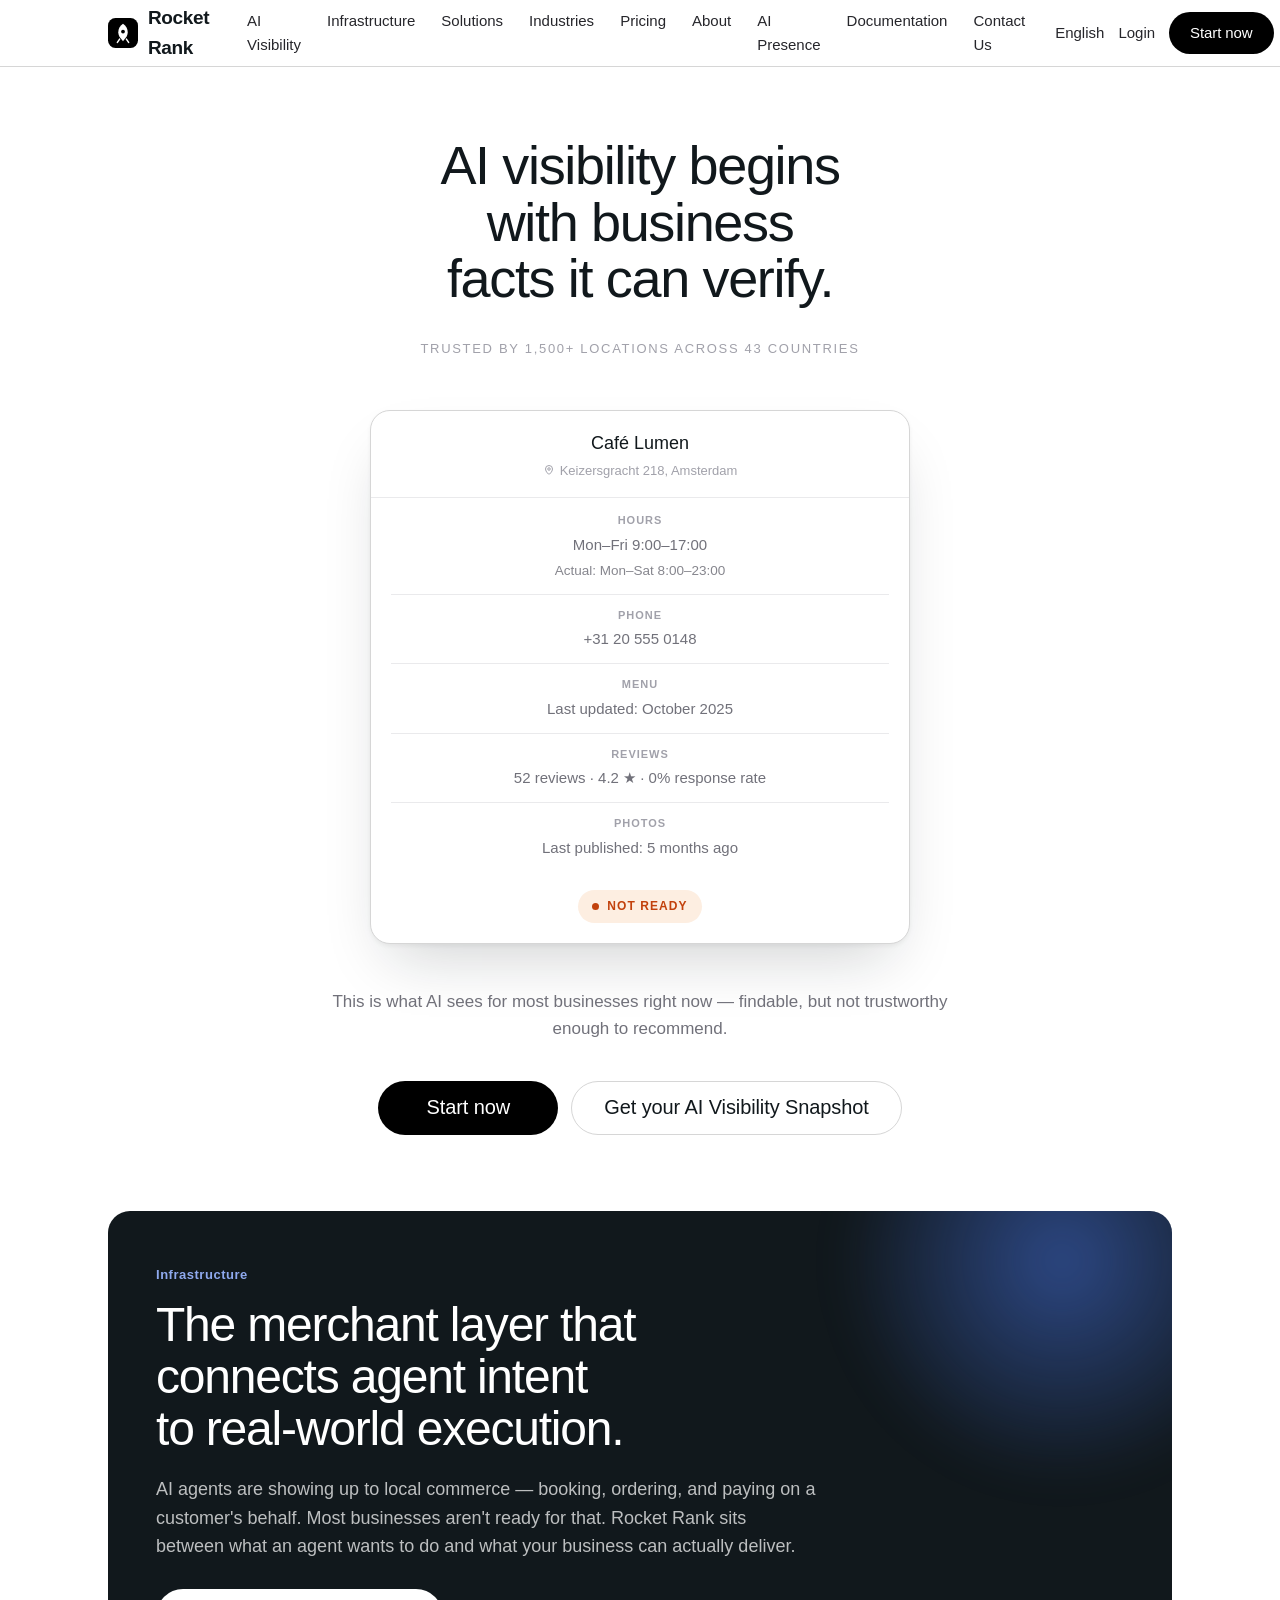
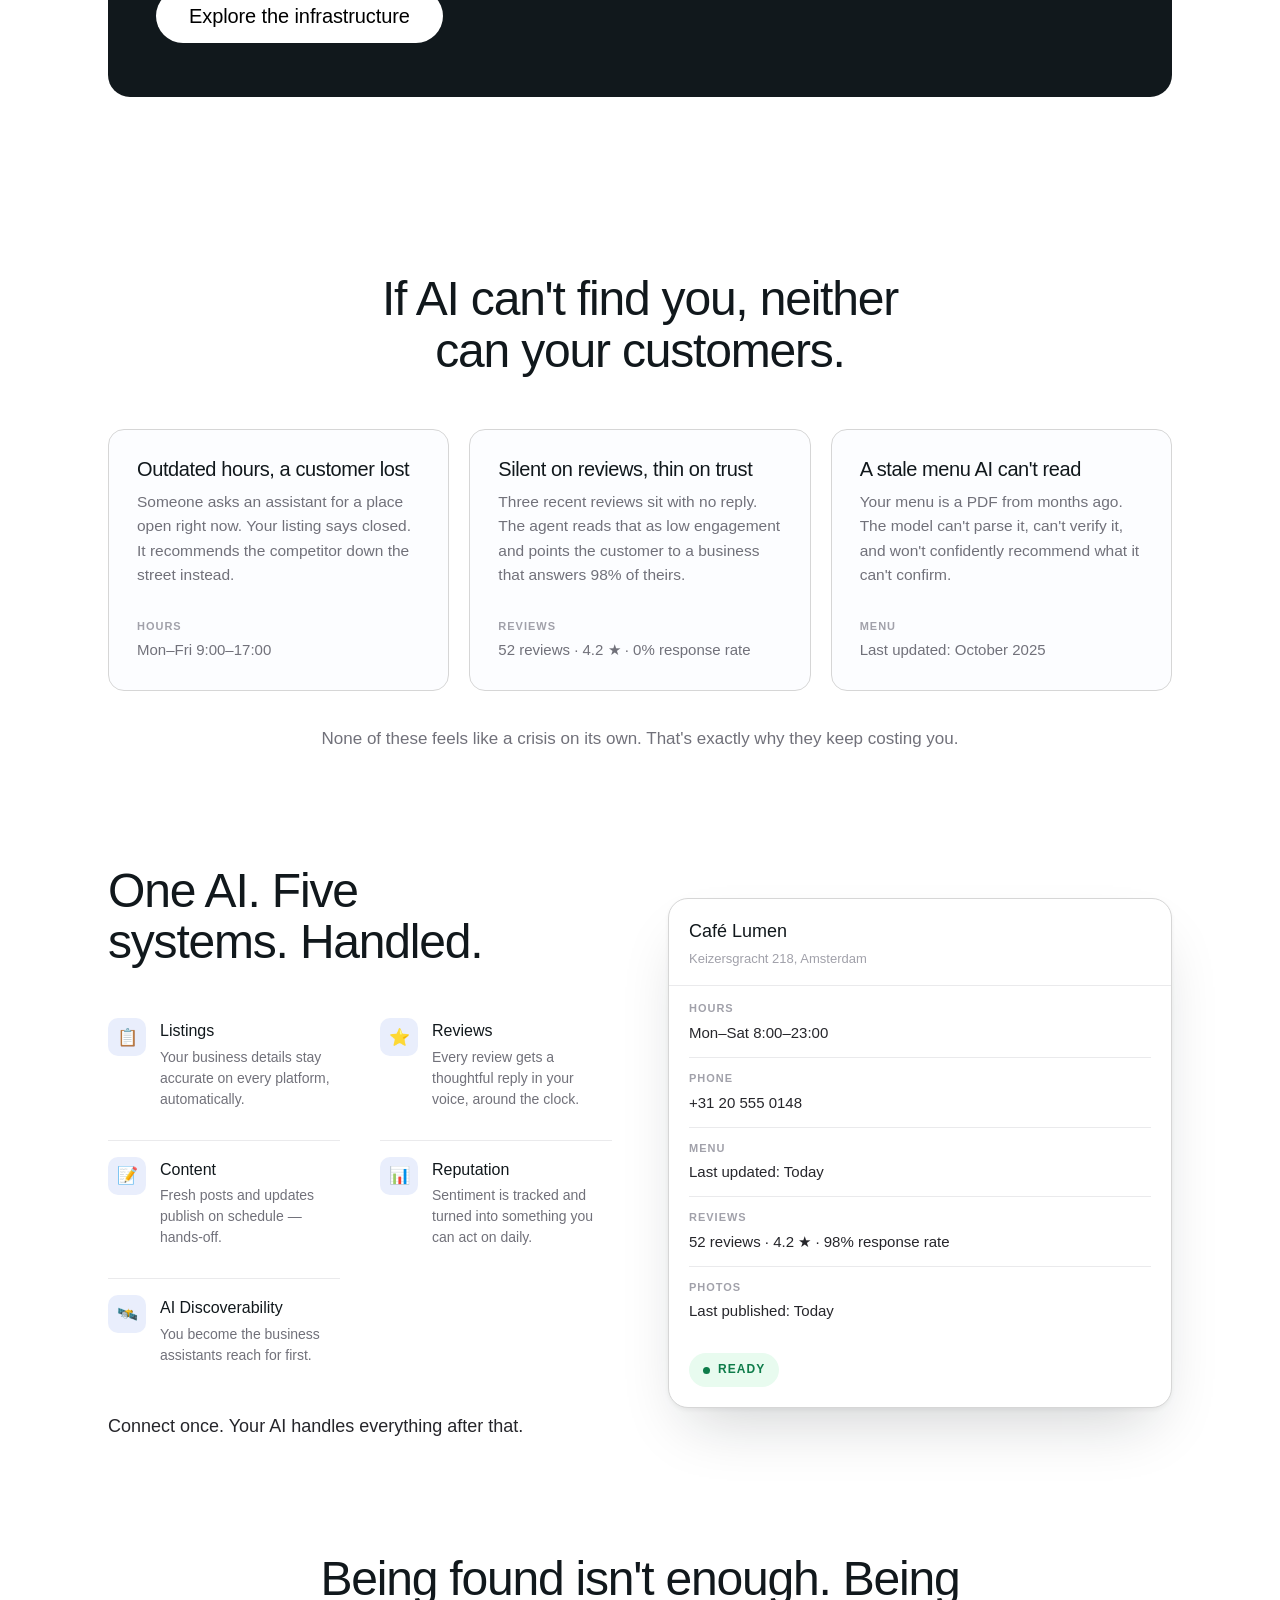
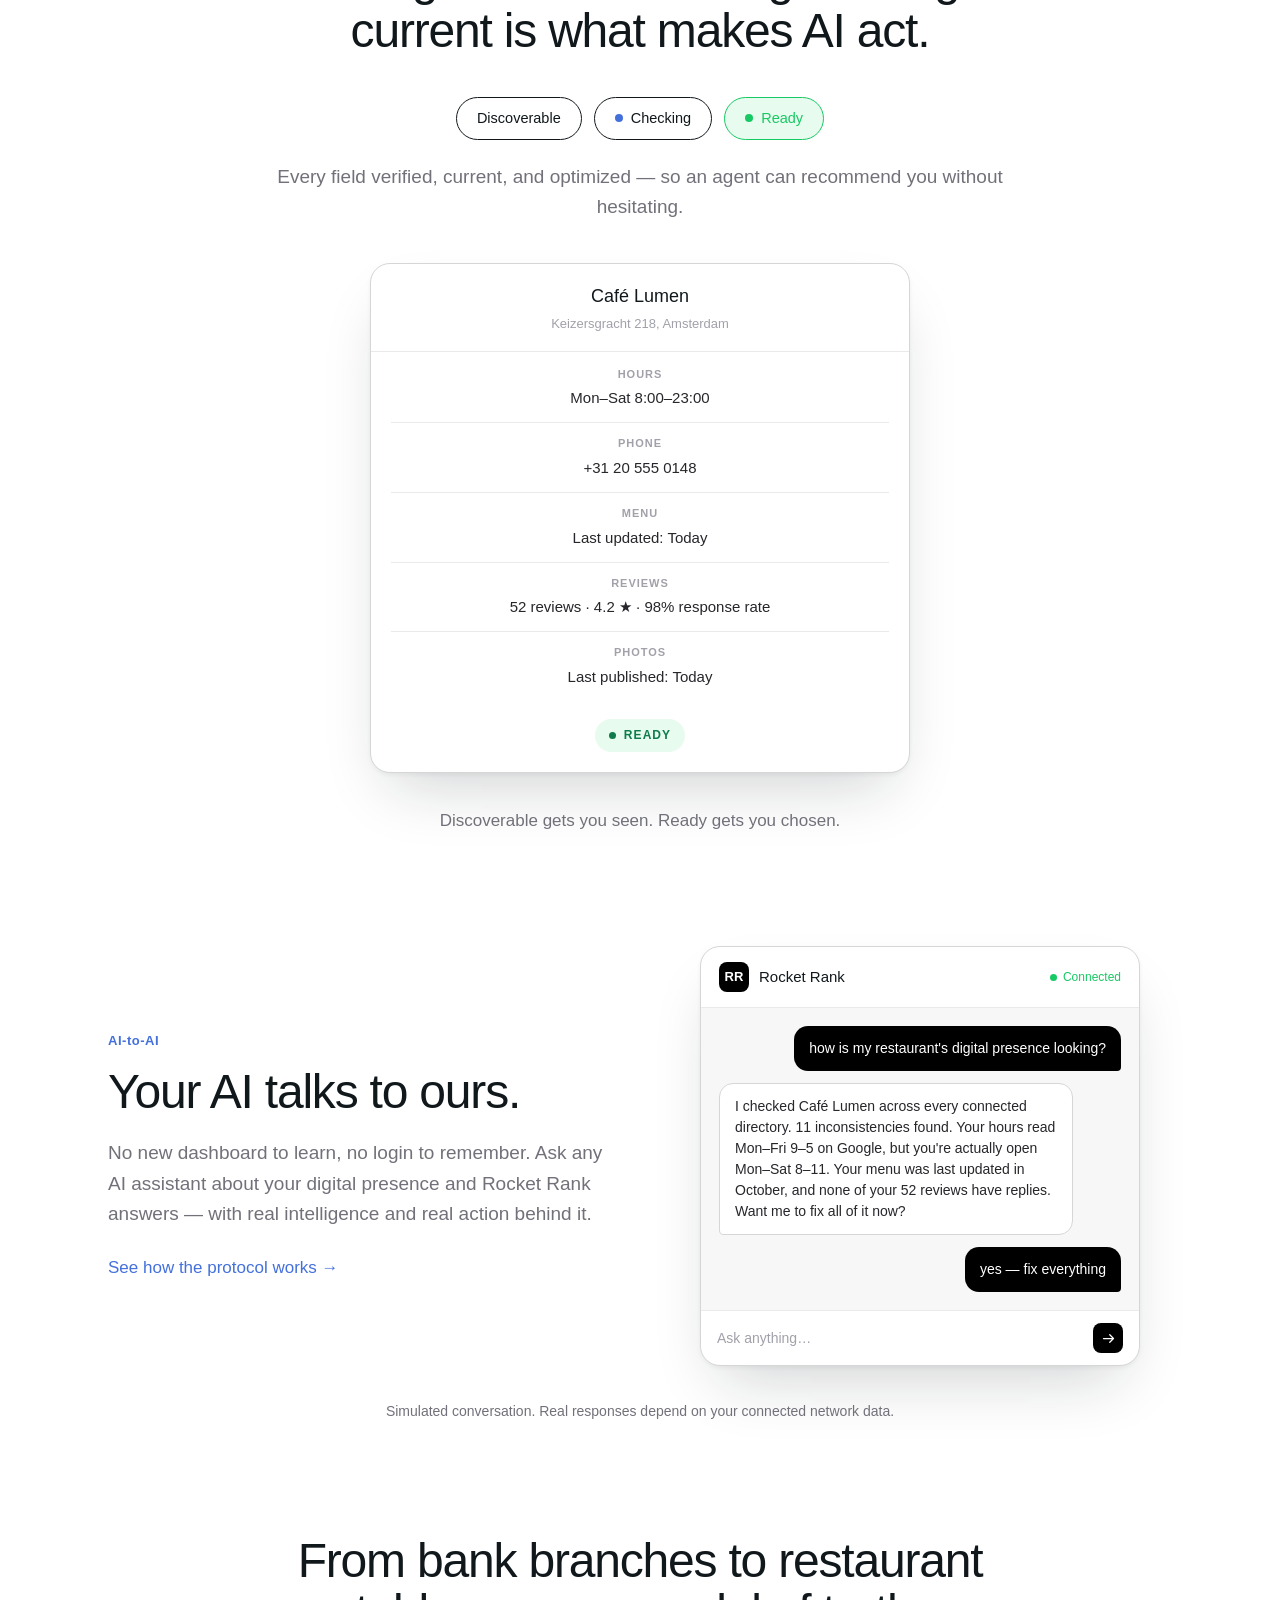
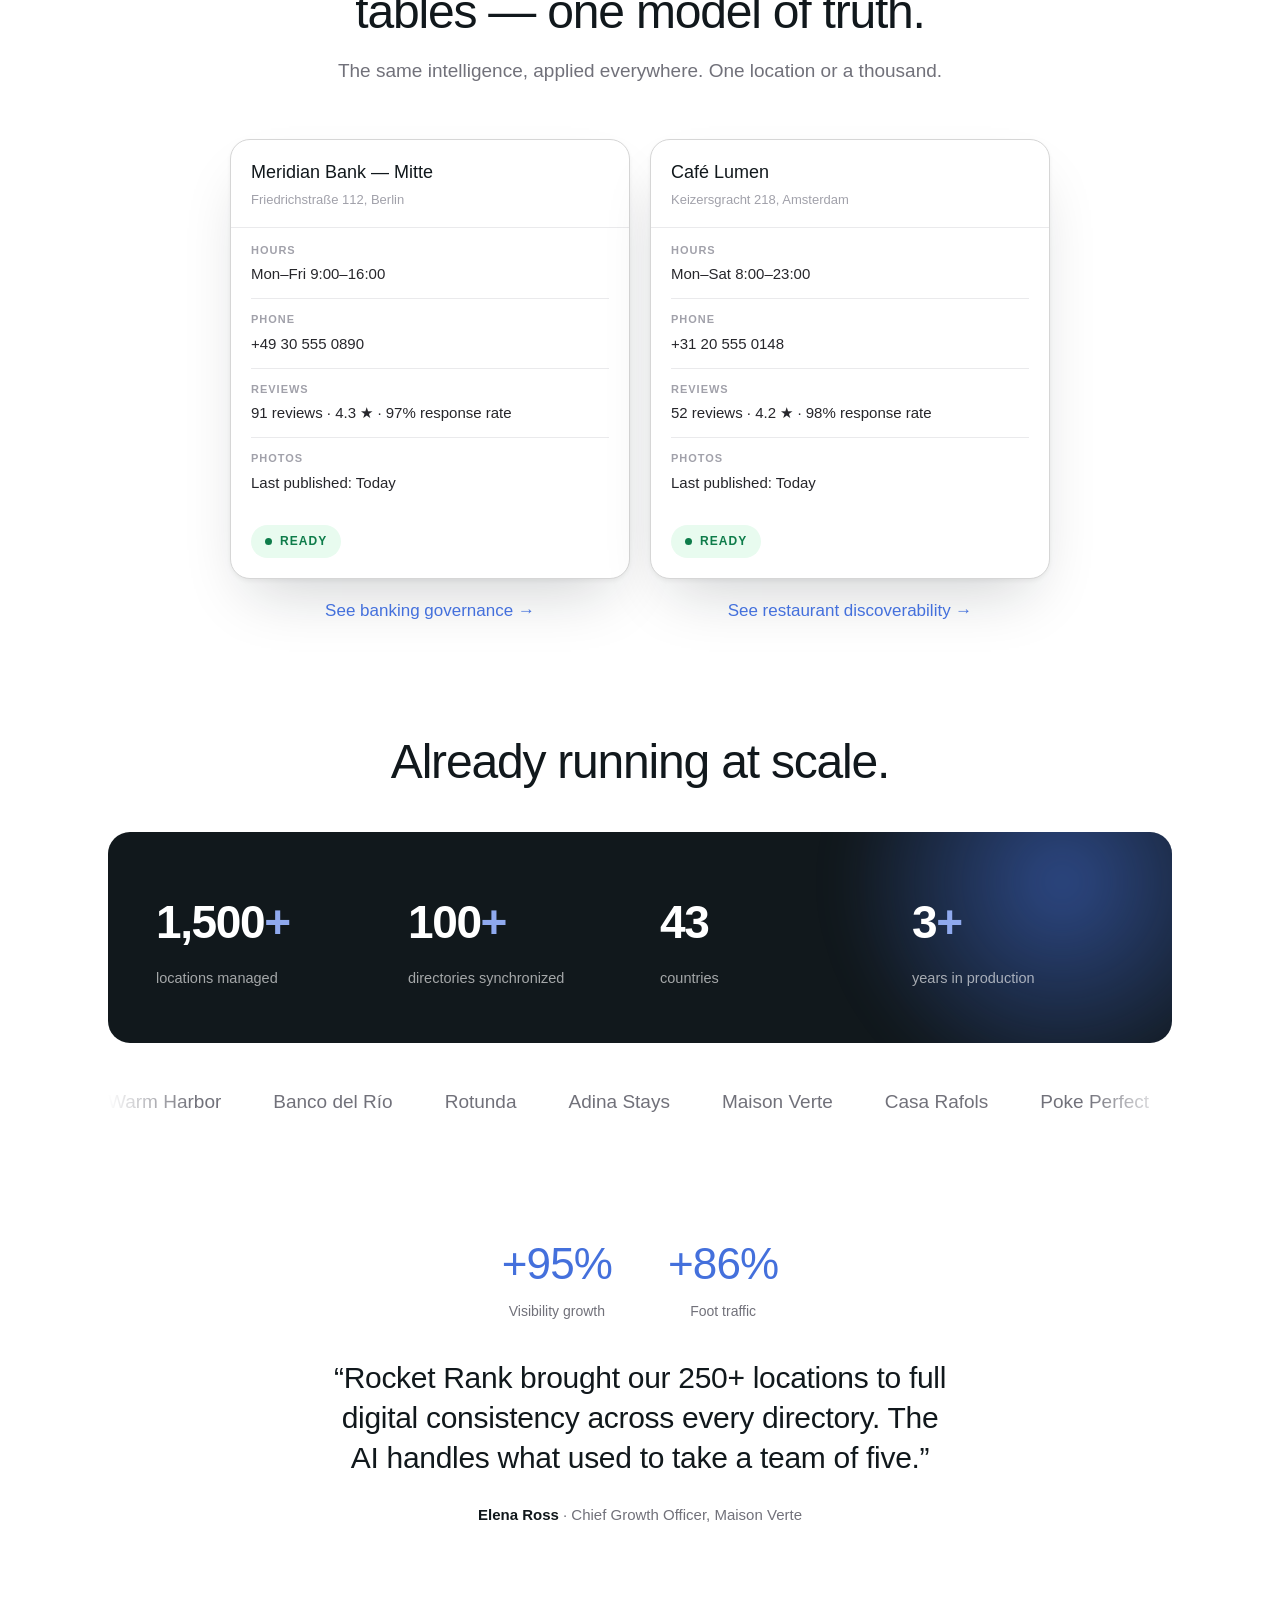
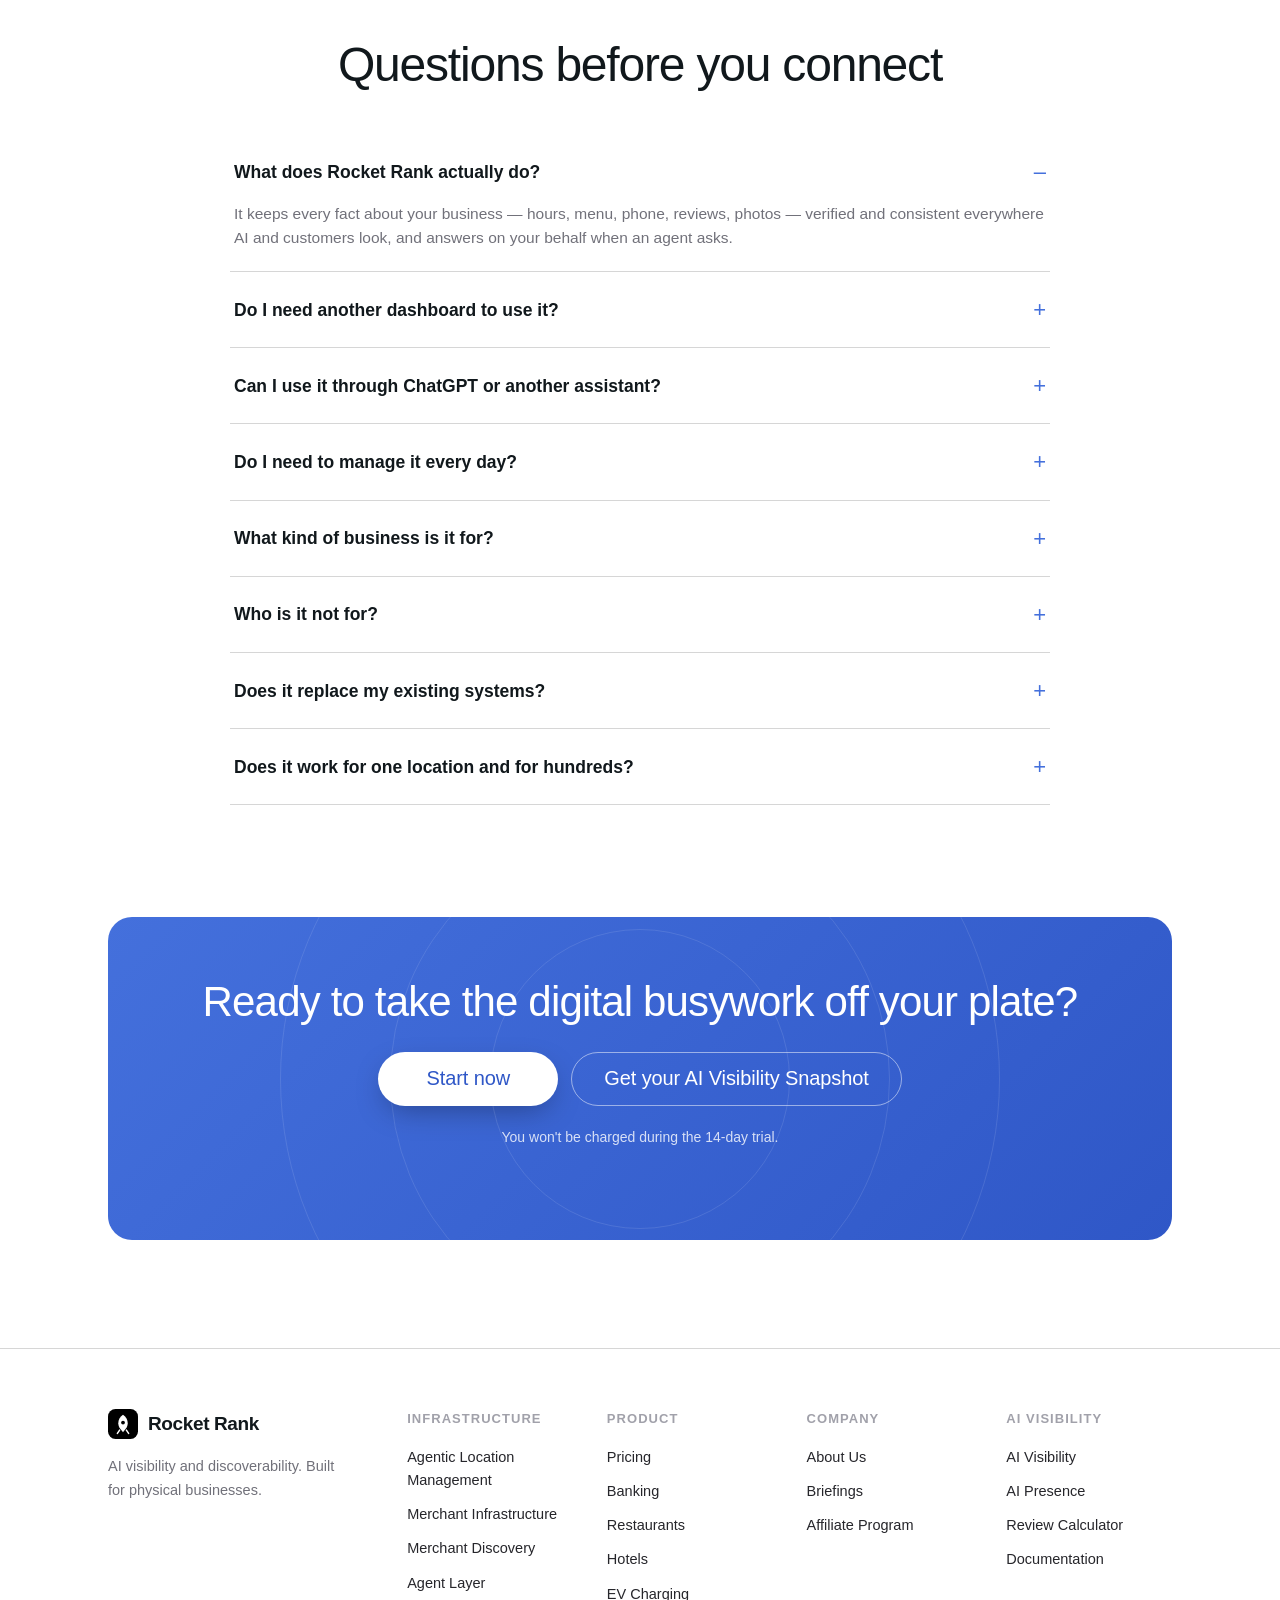
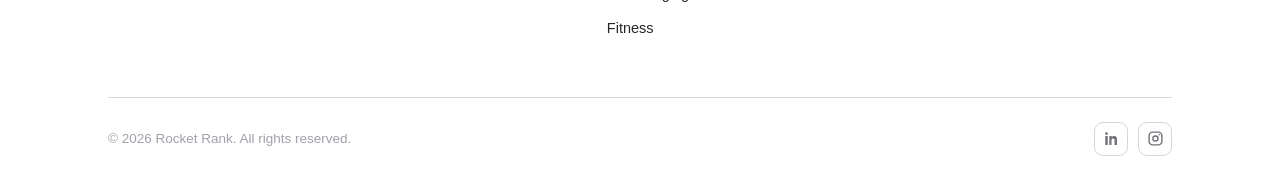
<file: index.html>
<!doctype html>
<html lang="en">
<head>
<meta charset="utf-8">
<meta name="viewport" content="width=device-width, initial-scale=1">
<title>Rocket Rank — AI Visibility for Local Business</title>
<meta name="description" content="Rocket Rank keeps every fact about your business verified and machine-readable, so AI agents can confidently find, trust, and recommend you.">
<link rel="icon" href="data:image/svg+xml,<svg xmlns='http://www.w3.org/2000/svg' viewBox='0 0 100 100'><text y='.9em' font-size='90'>🚀</text></svg>">
<link rel="stylesheet" href="assets/styles.css">
</head>
<body>
<header class="nav">
  <div class="wrap nav-inner">
    <a class="brand" href="index.html"><svg class="mark" viewBox="0 0 32 32" fill="none" aria-hidden="true"><rect width="32" height="32" rx="8" fill="#000"/><path d="M16 6c3.4 2 5 5.4 5 9.2 0 2.2-.7 4-1.7 5.4l-3.3 4.2-3.3-4.2c-1-1.4-1.7-3.2-1.7-5.4C11 11.4 12.6 8 16 6Z" fill="#fff"/><circle cx="16" cy="14.4" r="2" fill="#000"/><path d="M12.4 22.5 10 26M19.6 22.5 22 26" stroke="#fff" stroke-width="1.6" stroke-linecap="round"/></svg> Rocket Rank</a>
    <nav class="nav-links">
      <a href="ai-visibility.html">AI Visibility</a>
      <a href="infrastructure.html">Infrastructure</a>
      <a href="industries.html">Solutions</a>
      <a href="industries.html">Industries</a>
      <a href="pricing.html">Pricing</a>
      <a href="about.html">About</a>
      <a href="ai-visibility.html">AI Presence</a>
      <a href="#">Documentation</a>
      <a href="contact.html">Contact Us</a>
    </nav>
    <div class="nav-cta">
      <a class="login" href="#">English</a>
      <a class="login" href="#">Login</a>
      <a class="btn btn-primary" href="demo.html">Start now</a>
    </div>
  </div>
</header>

<main>
  <!-- HERO -->
  <section class="page-hero hero-center">
    <div class="wrap">
      <h1 class="hero-title">AI visibility begins with business facts it can verify.</h1>
      <p class="trust-up">Trusted by 1,500+ locations across 43 countries</p>
      <div class="hero-card">
        <div class="biz">
          <div class="biz-head"><div class="name">Café Lumen</div><div class="addr"><svg width="12" height="12" viewBox="0 0 24 24" fill="none" stroke="currentColor" stroke-width="2" style="vertical-align:-1px;margin-right:5px;"><path d="M12 21s-7-5.2-7-11a7 7 0 0 1 14 0c0 5.8-7 11-7 11Z"/><circle cx="12" cy="10" r="2.5"/></svg>Keizersgracht 218, Amsterdam</div></div>
          <div class="biz-body">
            <div class="biz-row"><div class="k">Hours</div><div class="v">Mon–Fri 9:00–17:00</div><div class="conflict">Actual: Mon–Sat 8:00–23:00</div></div>
            <div class="biz-row"><div class="k">Phone</div><div class="v">+31 20 555 0148</div></div>
            <div class="biz-row"><div class="k">Menu</div><div class="v">Last updated: October 2025</div></div>
            <div class="biz-row"><div class="k">Reviews</div><div class="v">52 reviews · 4.2 ★ · 0% response rate</div></div>
            <div class="biz-row"><div class="k">Photos</div><div class="v">Last published: 5 months ago</div></div>
          </div>
          <div class="biz-foot"><span class="biz-badge bad"><span class="badge-dot"></span> Not ready</span></div>
        </div>
      </div>
      <p class="muted-line" style="margin-top:44px;">This is what AI sees for most businesses right now — findable, but not trustworthy enough to recommend.</p>
      <div class="hero-actions">
        <a class="btn btn-primary btn-lg" href="demo.html">Start now</a>
        <a class="btn btn-ghost btn-lg" href="demo.html">Get your AI Visibility Snapshot</a>
      </div>
    </div>
  </section>

  <!-- INFRASTRUCTURE BAND -->
  <section style="padding-top:24px;">
    <div class="wrap">
      <div class="band">
        <div class="glow"></div>
        <div style="position:relative;max-width:660px;">
          <div class="section-tag" style="color:#8FA9EE;">Infrastructure</div>
          <h2 class="big" style="color:#fff;">The merchant layer that connects agent intent to real-world execution.</h2>
          <p style="color:rgba(255,255,255,.72);font-size:18px;margin-top:20px;line-height:1.6;">AI agents are showing up to local commerce — booking, ordering, and paying on a customer's behalf. Most businesses aren't ready for that. Rocket Rank sits between what an agent wants to do and what your business can actually deliver.</p>
          <a class="btn btn-primary btn-lg" href="infrastructure.html" style="margin-top:28px;background:#fff;color:#000;">Explore the infrastructure</a>
        </div>
      </div>
    </div>
  </section>

  <!-- FAILURE CARDS -->
  <section>
    <div class="wrap">
      <div class="centered"><h2 class="big">If AI can't find you, neither can your customers.</h2></div>
      <div class="grid-3" style="margin-top:52px;">
        <div class="card">
          <h3 style="font-weight:500;">Outdated hours, a customer lost</h3>
          <p>Someone asks an assistant for a place open right now. Your listing says closed. It recommends the competitor down the street instead.</p>
          <div class="biz-row" style="margin-top:18px;border-top:none;padding-bottom:0;"><div class="k">Hours</div><div class="v">Mon–Fri 9:00–17:00</div></div>
        </div>
        <div class="card">
          <h3 style="font-weight:500;">Silent on reviews, thin on trust</h3>
          <p>Three recent reviews sit with no reply. The agent reads that as low engagement and points the customer to a business that answers 98% of theirs.</p>
          <div class="biz-row" style="margin-top:18px;border-top:none;padding-bottom:0;"><div class="k">Reviews</div><div class="v">52 reviews · 4.2 ★ · 0% response rate</div></div>
        </div>
        <div class="card">
          <h3 style="font-weight:500;">A stale menu AI can't read</h3>
          <p>Your menu is a PDF from months ago. The model can't parse it, can't verify it, and won't confidently recommend what it can't confirm.</p>
          <div class="biz-row" style="margin-top:18px;border-top:none;padding-bottom:0;"><div class="k">Menu</div><div class="v">Last updated: October 2025</div></div>
        </div>
      </div>
      <p class="muted-line">None of these feels like a crisis on its own. That's exactly why they keep costing you.</p>
    </div>
  </section>

  <!-- FIVE SYSTEMS -->
  <section style="padding-top:24px;">
    <div class="wrap split">
      <div>
        <h2 class="big">One AI. Five systems. Handled.</h2>
        <div class="systems" style="margin-top:34px;">
          <div class="sys"><div class="si">📋</div><div><h4>Listings</h4><p>Your business details stay accurate on every platform, automatically.</p></div></div>
          <div class="sys"><div class="si">⭐</div><div><h4>Reviews</h4><p>Every review gets a thoughtful reply in your voice, around the clock.</p></div></div>
          <div class="sys"><div class="si">📝</div><div><h4>Content</h4><p>Fresh posts and updates publish on schedule — hands-off.</p></div></div>
          <div class="sys"><div class="si">📊</div><div><h4>Reputation</h4><p>Sentiment is tracked and turned into something you can act on daily.</p></div></div>
          <div class="sys"><div class="si">🛰️</div><div><h4>AI Discoverability</h4><p>You become the business assistants reach for first.</p></div></div>
        </div>
        <p style="margin-top:30px;color:var(--ink-2);font-size:18px;">Connect once. Your AI handles everything after that.</p>
      </div>
      <div style="display:flex;justify-content:center;">
        <div class="biz">
          <div class="biz-head"><div class="name">Café Lumen</div><div class="addr">Keizersgracht 218, Amsterdam</div></div>
          <div class="biz-body">
            <div class="biz-row"><div class="k">Hours</div><div class="v ok">Mon–Sat 8:00–23:00</div></div>
            <div class="biz-row"><div class="k">Phone</div><div class="v ok">+31 20 555 0148</div></div>
            <div class="biz-row"><div class="k">Menu</div><div class="v ok">Last updated: Today</div></div>
            <div class="biz-row"><div class="k">Reviews</div><div class="v ok">52 reviews · 4.2 ★ · 98% response rate</div></div>
            <div class="biz-row"><div class="k">Photos</div><div class="v ok">Last published: Today</div></div>
          </div>
          <div class="biz-foot"><span class="biz-badge good"><span class="badge-dot"></span> Ready</span></div>
        </div>
      </div>
    </div>
  </section>

  <!-- FOUND VS READY -->
  <section style="padding-top:24px;">
    <div class="wrap centered">
      <h2 class="big">Being found isn't enough. Being current is what makes AI act.</h2>
      <div class="states" style="margin-top:40px;">
        <span class="state on">Discoverable</span>
        <span class="state on"><span class="sd"></span> Checking</span>
        <span class="state on green"><span class="sd"></span> Ready</span>
      </div>
      <p class="lede" style="margin:22px auto 40px;">Every field verified, current, and optimized — so an agent can recommend you without hesitating.</p>
      <div style="display:flex;justify-content:center;">
        <div class="biz">
          <div class="biz-head"><div class="name">Café Lumen</div><div class="addr">Keizersgracht 218, Amsterdam</div></div>
          <div class="biz-body">
            <div class="biz-row"><div class="k">Hours</div><div class="v ok">Mon–Sat 8:00–23:00</div></div>
            <div class="biz-row"><div class="k">Phone</div><div class="v ok">+31 20 555 0148</div></div>
            <div class="biz-row"><div class="k">Menu</div><div class="v ok">Last updated: Today</div></div>
            <div class="biz-row"><div class="k">Reviews</div><div class="v ok">52 reviews · 4.2 ★ · 98% response rate</div></div>
            <div class="biz-row"><div class="k">Photos</div><div class="v ok">Last published: Today</div></div>
          </div>
          <div class="biz-foot"><span class="biz-badge good"><span class="badge-dot"></span> Ready</span></div>
        </div>
      </div>
      <p class="muted-line">Discoverable gets you seen. Ready gets you chosen.</p>
    </div>
  </section>

  <!-- AI TO AI -->
  <section style="padding-top:24px;">
    <div class="wrap split">
      <div>
        <div class="section-tag">AI-to-AI</div>
        <h2 class="big">Your AI talks to ours.</h2>
        <p class="lede" style="margin-top:20px;">No new dashboard to learn, no login to remember. Ask any AI assistant about your digital presence and Rocket Rank answers — with real intelligence and real action behind it.</p>
        <a class="login" style="display:inline-block;margin-top:24px;color:var(--accent);font-weight:500;" href="ai-visibility.html">See how the protocol works →</a>
      </div>
      <div style="display:flex;justify-content:center;">
        <div class="chat">
          <div class="chat-head"><div class="avatar">RR</div><div class="ct">Rocket Rank</div><div class="cs">Connected</div></div>
          <div class="chat-body">
            <div class="bubble user">how is my restaurant's digital presence looking?</div>
            <div class="bubble ai">I checked Café Lumen across every connected directory. 11 inconsistencies found. Your hours read Mon–Fri 9–5 on Google, but you're actually open Mon–Sat 8–11. Your menu was last updated in October, and none of your 52 reviews have replies. Want me to fix all of it now?</div>
            <div class="bubble user">yes — fix everything</div>
          </div>
          <div class="chat-input">Ask anything…<span class="send"><svg width="15" height="15" viewBox="0 0 24 24" fill="none" stroke="currentColor" stroke-width="2" stroke-linecap="round" stroke-linejoin="round"><path d="M4 12h16M14 6l6 6-6 6"/></svg></span></div>
        </div>
      </div>
    </div>
    <p class="muted-line" style="font-size:14px;">Simulated conversation. Real responses depend on your connected network data.</p>
  </section>

  <!-- BANK + RESTAURANT -->
  <section style="padding-top:24px;">
    <div class="wrap">
      <div class="centered"><h2 class="big">From bank branches to restaurant tables — one model of truth.</h2><p class="lede" style="margin-top:18px;">The same intelligence, applied everywhere. One location or a thousand.</p></div>
      <div class="grid-2" style="margin-top:52px;max-width:820px;margin-inline:auto;">
        <div style="display:flex;flex-direction:column;gap:18px;align-items:center;">
          <div class="biz">
            <div class="biz-head"><div class="name">Meridian Bank — Mitte</div><div class="addr">Friedrichstraße 112, Berlin</div></div>
            <div class="biz-body">
              <div class="biz-row"><div class="k">Hours</div><div class="v ok">Mon–Fri 9:00–16:00</div></div>
              <div class="biz-row"><div class="k">Phone</div><div class="v ok">+49 30 555 0890</div></div>
              <div class="biz-row"><div class="k">Reviews</div><div class="v ok">91 reviews · 4.3 ★ · 97% response rate</div></div>
              <div class="biz-row"><div class="k">Photos</div><div class="v ok">Last published: Today</div></div>
            </div>
            <div class="biz-foot"><span class="biz-badge good"><span class="badge-dot"></span> Ready</span></div>
          </div>
          <a class="login" style="color:var(--accent);font-weight:500;" href="industries.html">See banking governance →</a>
        </div>
        <div style="display:flex;flex-direction:column;gap:18px;align-items:center;">
          <div class="biz">
            <div class="biz-head"><div class="name">Café Lumen</div><div class="addr">Keizersgracht 218, Amsterdam</div></div>
            <div class="biz-body">
              <div class="biz-row"><div class="k">Hours</div><div class="v ok">Mon–Sat 8:00–23:00</div></div>
              <div class="biz-row"><div class="k">Phone</div><div class="v ok">+31 20 555 0148</div></div>
              <div class="biz-row"><div class="k">Reviews</div><div class="v ok">52 reviews · 4.2 ★ · 98% response rate</div></div>
              <div class="biz-row"><div class="k">Photos</div><div class="v ok">Last published: Today</div></div>
            </div>
            <div class="biz-foot"><span class="biz-badge good"><span class="badge-dot"></span> Ready</span></div>
          </div>
          <a class="login" style="color:var(--accent);font-weight:500;" href="industries.html">See restaurant discoverability →</a>
        </div>
      </div>
    </div>
  </section>

  <!-- STATS + MARQUEE -->
  <section style="padding-top:24px;">
    <div class="wrap">
      <div class="centered"><h2 class="big">Already running at scale.</h2></div>
      <div class="band" style="margin-top:44px;">
        <div class="glow"></div>
        <div class="band-grid">
          <div class="stat"><div class="n">1,500<span class="u">+</span></div><div class="l">locations managed</div></div>
          <div class="stat"><div class="n">100<span class="u">+</span></div><div class="l">directories synchronized</div></div>
          <div class="stat"><div class="n">43</div><div class="l">countries</div></div>
          <div class="stat"><div class="n">3<span class="u">+</span></div><div class="l">years in production</div></div>
        </div>
      </div>
      <div class="marquee" style="margin-top:44px;">
        <div class="marquee-track">
          <span>Warm Harbor</span><span>Banco del Río</span><span>Rotunda</span><span>Adina Stays</span><span>Maison Verte</span><span>Casa Rafols</span><span>Poke Perfect</span><span>Noodle &amp; Co</span>
          <span>Warm Harbor</span><span>Banco del Río</span><span>Rotunda</span><span>Adina Stays</span><span>Maison Verte</span><span>Casa Rafols</span><span>Poke Perfect</span><span>Noodle &amp; Co</span>
        </div>
      </div>
    </div>
  </section>

  <!-- TESTIMONIAL -->
  <section style="padding-top:24px;">
    <div class="wrap quote-wrap">
      <div class="stats-inline">
        <div class="qs"><div class="n">+95%</div><div class="l">Visibility growth</div></div>
        <div class="qs"><div class="n">+86%</div><div class="l">Foot traffic</div></div>
      </div>
      <blockquote>“Rocket Rank brought our 250+ locations to full digital consistency across every directory. The AI handles what used to take a team of five.”</blockquote>
      <div class="cite"><b>Elena Ross</b> · Chief Growth Officer, Maison Verte</div>
    </div>
  </section>

  <!-- FAQ -->
  <section style="padding-top:24px;">
    <div class="wrap">
      <div class="centered"><h2 class="big">Questions before you connect</h2></div>
      <div class="faq" style="margin-top:44px;">
        <details open><summary>What does Rocket Rank actually do?</summary><p>It keeps every fact about your business — hours, menu, phone, reviews, photos — verified and consistent everywhere AI and customers look, and answers on your behalf when an agent asks.</p></details>
        <details><summary>Do I need another dashboard to use it?</summary><p>No. You can run it from our console if you want, but the point is that it works in the background and through the AI assistants you already use.</p></details>
        <details><summary>Can I use it through ChatGPT or another assistant?</summary><p>Yes. Any connected assistant can query your presence and trigger fixes through our agent layer.</p></details>
        <details><summary>Do I need to manage it every day?</summary><p>No. Connect once and it maintains itself — syncing changes, replying to reviews, and flagging anything that needs you.</p></details>
        <details><summary>What kind of business is it for?</summary><p>Any business people find by place — restaurants, hotels, clinics, banks, gyms, retail, EV charging — from a single site to thousands.</p></details>
        <details><summary>Who is it not for?</summary><p>Purely online businesses with no physical location or local footprint won't get much from it.</p></details>
        <details><summary>Does it replace my existing systems?</summary><p>No — it sits on top of them, reconciling what they already say into one verified source of truth.</p></details>
        <details><summary>Does it work for one location and for hundreds?</summary><p>The same truth model scales from one to thousands, with roles, approvals, and per-location reporting built in.</p></details>
      </div>
    </div>
  </section>

  <!-- FINAL CTA -->
  <section style="padding-top:24px;">
    <div class="wrap">
      <div class="cta-band">
        <div class="rings"><span style="width:300px;height:300px;"></span><span style="width:500px;height:500px;"></span><span style="width:720px;height:720px;"></span></div>
        <h2>Ready to take the digital busywork off your plate?</h2>
        <div class="cta-actions" style="margin-top:26px;"><a class="btn btn-primary btn-lg" href="demo.html">Start now</a><a class="btn btn-ghost btn-lg" href="demo.html">Get your AI Visibility Snapshot</a></div>
        <p style="color:rgba(255,255,255,.8);font-size:14px;margin-top:20px;">You won't be charged during the 14-day trial.</p>
      </div>
    </div>
  </section>
</main>

<footer>
  <div class="wrap">
    <div class="foot-grid" style="grid-template-columns:1.6fr 1fr 1fr 1fr 1fr;">
      <div class="foot-brand"><a class="brand" href="index.html"><svg class="mark" viewBox="0 0 32 32" fill="none" aria-hidden="true"><rect width="32" height="32" rx="8" fill="#000"/><path d="M16 6c3.4 2 5 5.4 5 9.2 0 2.2-.7 4-1.7 5.4l-3.3 4.2-3.3-4.2c-1-1.4-1.7-3.2-1.7-5.4C11 11.4 12.6 8 16 6Z" fill="#fff"/><circle cx="16" cy="14.4" r="2" fill="#000"/><path d="M12.4 22.5 10 26M19.6 22.5 22 26" stroke="#fff" stroke-width="1.6" stroke-linecap="round"/></svg> Rocket Rank</a><p>AI visibility and discoverability. Built for physical businesses.</p></div>
      <div class="foot-col"><h5>Infrastructure</h5><a href="infrastructure.html">Agentic Location Management</a><a href="infrastructure.html">Merchant Infrastructure</a><a href="infrastructure.html">Merchant Discovery</a><a href="infrastructure.html">Agent Layer</a></div>
      <div class="foot-col"><h5>Product</h5><a href="pricing.html">Pricing</a><a href="industries.html">Banking</a><a href="industries.html">Restaurants</a><a href="industries.html">Hotels</a><a href="industries.html">EV Charging</a><a href="industries.html">Fitness</a></div>
      <div class="foot-col"><h5>Company</h5><a href="about.html">About Us</a><a href="#">Briefings</a><a href="#">Affiliate Program</a></div>
      <div class="foot-col"><h5>AI Visibility</h5><a href="ai-visibility.html">AI Visibility</a><a href="ai-visibility.html">AI Presence</a><a href="#">Review Calculator</a><a href="#">Documentation</a></div>
    </div>
    <div class="foot-bottom"><p>© 2026 Rocket Rank. All rights reserved.</p><div class="socials"><a href="#" aria-label="LinkedIn"><svg width="17" height="17" viewBox="0 0 24 24" fill="currentColor"><path d="M6.94 5a2 2 0 1 1-4 0 2 2 0 0 1 4 0ZM3.2 8.5h3.5V21H3.2V8.5Zm5.7 0h3.35v1.7h.05c.47-.85 1.6-1.75 3.3-1.75 3.53 0 4.18 2.2 4.18 5.07V21h-3.5v-5.9c0-1.4-.03-3.2-2-3.2-2 0-2.3 1.53-2.3 3.1V21H8.9V8.5Z"/></svg></a><a href="#" aria-label="Instagram"><svg width="17" height="17" viewBox="0 0 24 24" fill="none" stroke="currentColor" stroke-width="2"><rect x="3" y="3" width="18" height="18" rx="5"/><circle cx="12" cy="12" r="3.6"/><circle cx="17.2" cy="6.8" r="1.1" fill="currentColor" stroke="none"/></svg></a></div></div>
  </div>
</footer>
</body>
</html>
</file>
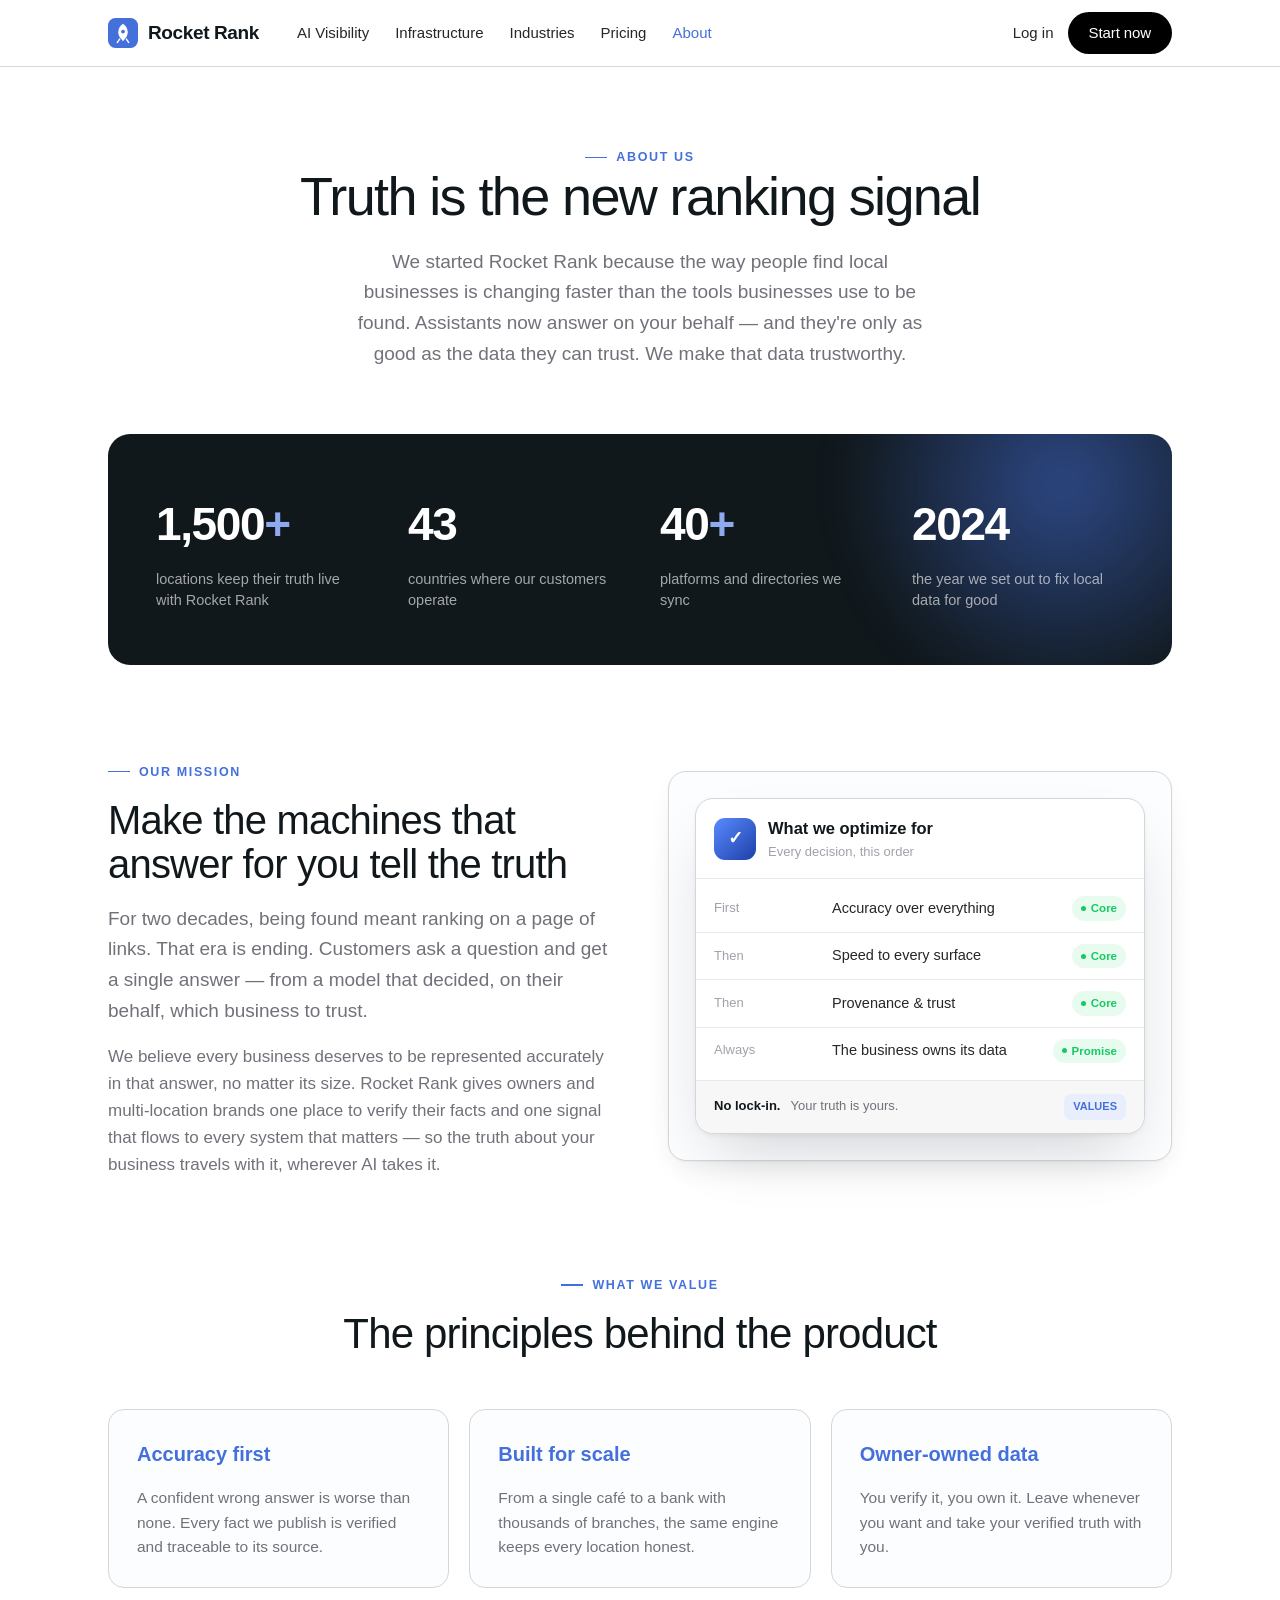
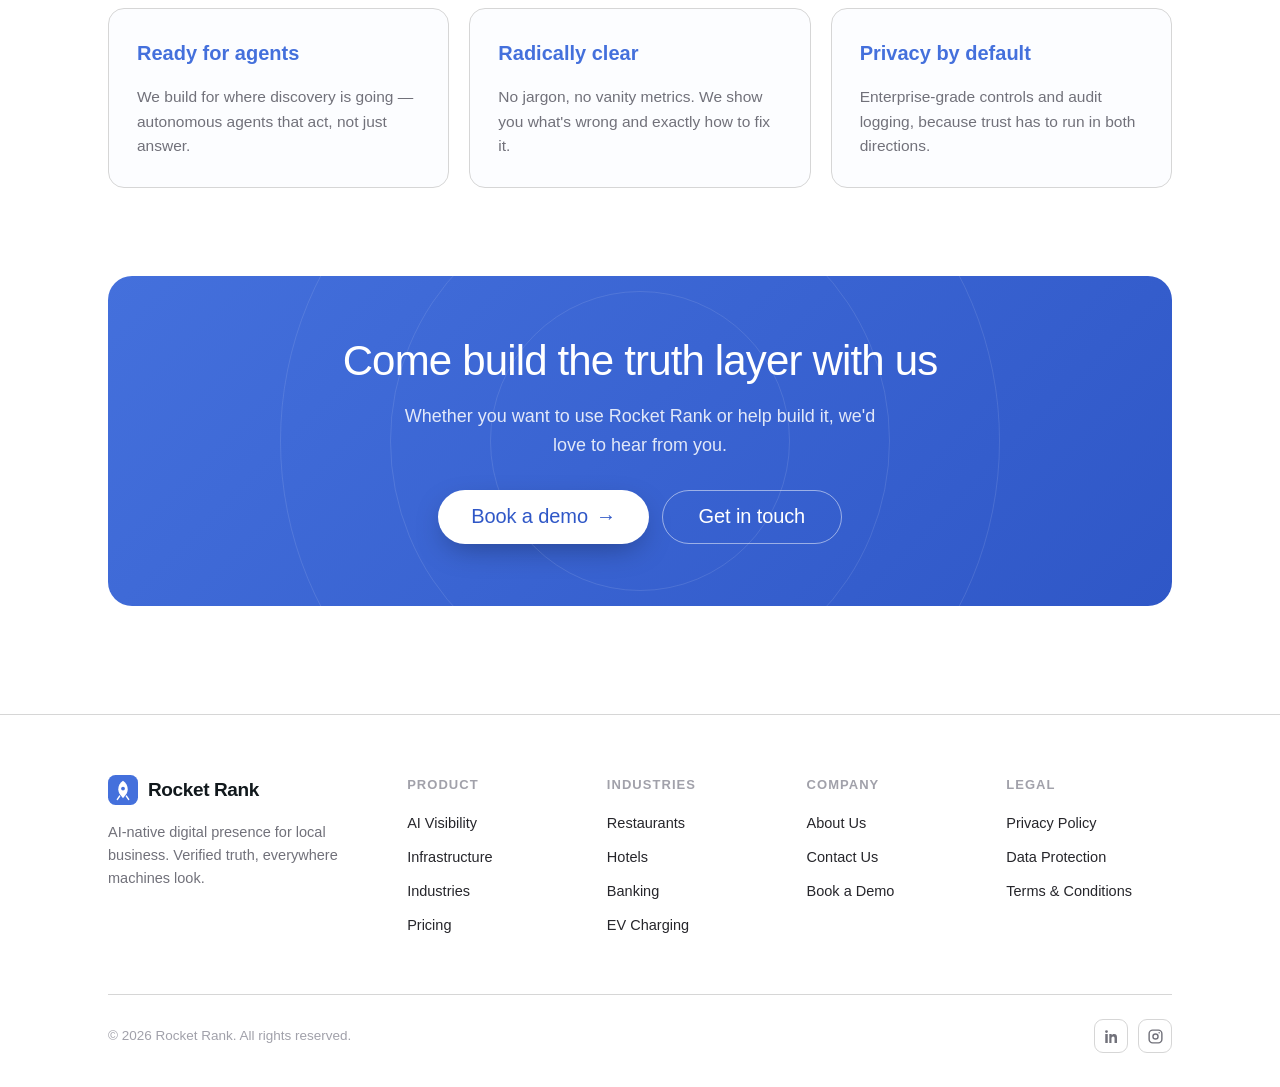
<file: about.html>
<!doctype html>
<html lang="en">
<head>
<meta charset="utf-8">
<meta name="viewport" content="width=device-width, initial-scale=1">
<title>About — Rocket Rank</title>
<meta name="description" content="Rocket Rank is building the verified data layer for local business in the age of AI. Our mission: make sure the machines that answer for you tell the truth.">
<link rel="icon" href="data:image/svg+xml,<svg xmlns='http://www.w3.org/2000/svg' viewBox='0 0 100 100'><text y='.9em' font-size='90'>🚀</text></svg>">
<link rel="stylesheet" href="assets/styles.css">
</head>
<body>
<header class="nav">
  <div class="wrap nav-inner">
    <a class="brand" href="index.html"><svg class="mark" viewBox="0 0 32 32" fill="none" aria-hidden="true"><rect width="32" height="32" rx="8" fill="var(--accent)"/><path d="M16 6c3.4 2 5 5.4 5 9.2 0 2.2-.7 4-1.7 5.4l-3.3 4.2-3.3-4.2c-1-1.4-1.7-3.2-1.7-5.4C11 11.4 12.6 8 16 6Z" fill="#fff"/><circle cx="16" cy="14.4" r="2" fill="var(--accent)"/><path d="M12.4 22.5 10 26M19.6 22.5 22 26" stroke="#fff" stroke-width="1.6" stroke-linecap="round"/></svg> Rocket Rank</a>
    <nav class="nav-links">
      <a href="ai-visibility.html">AI Visibility</a>
      <a href="infrastructure.html">Infrastructure</a>
      <a href="industries.html">Industries</a>
      <a href="pricing.html">Pricing</a>
      <a href="about.html" class="active">About</a>
    </nav>
    <div class="nav-cta">
      <a class="login" href="#">Log in</a>
      <a class="btn btn-primary" href="demo.html">Start now</a>
    </div>
  </div>
</header>

<main>
  <section class="page-hero center">
    <div class="wrap">
      <span class="eyebrow">About us</span>
      <h1>Truth is the new ranking signal</h1>
      <p class="lede">We started Rocket Rank because the way people find local businesses is changing faster than the tools businesses use to be found. Assistants now answer on your behalf — and they're only as good as the data they can trust. We make that data trustworthy.</p>
    </div>
  </section>

  <section style="padding-top:24px;">
    <div class="wrap">
      <div class="band">
        <div class="glow"></div>
        <div class="band-grid">
          <div class="stat"><div class="n">1,500<span class="u">+</span></div><div class="l">locations keep their truth live with Rocket Rank</div></div>
          <div class="stat"><div class="n">43</div><div class="l">countries where our customers operate</div></div>
          <div class="stat"><div class="n">40<span class="u">+</span></div><div class="l">platforms and directories we sync</div></div>
          <div class="stat"><div class="n">2024</div><div class="l">the year we set out to fix local data for good</div></div>
        </div>
      </div>
    </div>
  </section>

  <section style="padding-top:0;">
    <div class="wrap split">
      <div>
        <span class="eyebrow">Our mission</span>
        <h2 style="font-size:clamp(28px,3.4vw,40px);margin-top:16px;">Make the machines that answer for you tell the truth</h2>
        <p class="lede" style="margin-top:18px;">For two decades, being found meant ranking on a page of links. That era is ending. Customers ask a question and get a single answer — from a model that decided, on their behalf, which business to trust.</p>
        <p style="margin-top:16px;color:var(--muted);">We believe every business deserves to be represented accurately in that answer, no matter its size. Rocket Rank gives owners and multi-location brands one place to verify their facts and one signal that flows to every system that matters — so the truth about your business travels with it, wherever AI takes it.</p>
      </div>
      <div class="visual">
        <div class="truth">
          <div class="truth-head"><div class="truth-logo" style="background:linear-gradient(135deg,#5A8BFF,#1E3FA8);">✓</div><div><div class="name">What we optimize for</div><div class="sub">Every decision, this order</div></div></div>
          <div class="rows">
            <div class="row"><span class="k">First</span><span class="v">Accuracy over everything</span><span class="tag ok">Core</span></div>
            <div class="row"><span class="k">Then</span><span class="v">Speed to every surface</span><span class="tag ok">Core</span></div>
            <div class="row"><span class="k">Then</span><span class="v">Provenance &amp; trust</span><span class="tag ok">Core</span></div>
            <div class="row"><span class="k">Always</span><span class="v">The business owns its data</span><span class="tag ok">Promise</span></div>
          </div>
          <div class="truth-foot"><b>No lock-in.</b> Your truth is yours.<span class="ai-badge">VALUES</span></div>
        </div>
      </div>
    </div>
  </section>

  <section style="padding-top:0;">
    <div class="wrap">
      <div class="sec-head center"><span class="eyebrow">What we value</span><h2>The principles behind the product</h2></div>
      <div class="grid-3">
        <div class="card value"><div class="vn">Accuracy first</div><p style="color:var(--muted);margin-top:6px;">A confident wrong answer is worse than none. Every fact we publish is verified and traceable to its source.</p></div>
        <div class="card value"><div class="vn">Built for scale</div><p style="color:var(--muted);margin-top:6px;">From a single café to a bank with thousands of branches, the same engine keeps every location honest.</p></div>
        <div class="card value"><div class="vn">Owner-owned data</div><p style="color:var(--muted);margin-top:6px;">You verify it, you own it. Leave whenever you want and take your verified truth with you.</p></div>
        <div class="card value"><div class="vn">Ready for agents</div><p style="color:var(--muted);margin-top:6px;">We build for where discovery is going — autonomous agents that act, not just answer.</p></div>
        <div class="card value"><div class="vn">Radically clear</div><p style="color:var(--muted);margin-top:6px;">No jargon, no vanity metrics. We show you what's wrong and exactly how to fix it.</p></div>
        <div class="card value"><div class="vn">Privacy by default</div><p style="color:var(--muted);margin-top:6px;">Enterprise-grade controls and audit logging, because trust has to run in both directions.</p></div>
      </div>
    </div>
  </section>

  <section style="padding-top:0;">
    <div class="wrap"><div class="cta-band"><div class="rings"><span style="width:300px;height:300px;"></span><span style="width:500px;height:500px;"></span><span style="width:720px;height:720px;"></span></div><h2>Come build the truth layer with us</h2><p>Whether you want to use Rocket Rank or help build it, we'd love to hear from you.</p><div class="cta-actions"><a class="btn btn-primary btn-lg" href="demo.html">Book a demo <span class="arrow">→</span></a><a class="btn btn-ghost btn-lg" href="contact.html">Get in touch</a></div></div></div>
  </section>
</main>

<footer>
  <div class="wrap">
    <div class="foot-grid">
      <div class="foot-brand"><a class="brand" href="index.html"><svg class="mark" viewBox="0 0 32 32" fill="none" aria-hidden="true"><rect width="32" height="32" rx="8" fill="var(--accent)"/><path d="M16 6c3.4 2 5 5.4 5 9.2 0 2.2-.7 4-1.7 5.4l-3.3 4.2-3.3-4.2c-1-1.4-1.7-3.2-1.7-5.4C11 11.4 12.6 8 16 6Z" fill="#fff"/><circle cx="16" cy="14.4" r="2" fill="var(--accent)"/><path d="M12.4 22.5 10 26M19.6 22.5 22 26" stroke="#fff" stroke-width="1.6" stroke-linecap="round"/></svg> Rocket Rank</a><p>AI-native digital presence for local business. Verified truth, everywhere machines look.</p></div>
      <div class="foot-col"><h5>Product</h5><a href="ai-visibility.html">AI Visibility</a><a href="infrastructure.html">Infrastructure</a><a href="industries.html">Industries</a><a href="pricing.html">Pricing</a></div>
      <div class="foot-col"><h5>Industries</h5><a href="industries.html">Restaurants</a><a href="industries.html">Hotels</a><a href="industries.html">Banking</a><a href="industries.html">EV Charging</a></div>
      <div class="foot-col"><h5>Company</h5><a href="about.html">About Us</a><a href="contact.html">Contact Us</a><a href="demo.html">Book a Demo</a></div>
      <div class="foot-col"><h5>Legal</h5><a href="#">Privacy Policy</a><a href="#">Data Protection</a><a href="#">Terms &amp; Conditions</a></div>
    </div>
    <div class="foot-bottom"><p>© 2026 Rocket Rank. All rights reserved.</p><div class="socials"><a href="#" aria-label="LinkedIn"><svg width="17" height="17" viewBox="0 0 24 24" fill="currentColor"><path d="M6.94 5a2 2 0 1 1-4 0 2 2 0 0 1 4 0ZM3.2 8.5h3.5V21H3.2V8.5Zm5.7 0h3.35v1.7h.05c.47-.85 1.6-1.75 3.3-1.75 3.53 0 4.18 2.2 4.18 5.07V21h-3.5v-5.9c0-1.4-.03-3.2-2-3.2-2 0-2.3 1.53-2.3 3.1V21H8.9V8.5Z"/></svg></a><a href="#" aria-label="Instagram"><svg width="17" height="17" viewBox="0 0 24 24" fill="none" stroke="currentColor" stroke-width="2"><rect x="3" y="3" width="18" height="18" rx="5"/><circle cx="12" cy="12" r="3.6"/><circle cx="17.2" cy="6.8" r="1.1" fill="currentColor" stroke="none"/></svg></a></div></div>
  </div>
</footer>
</body>
</html>
</file>
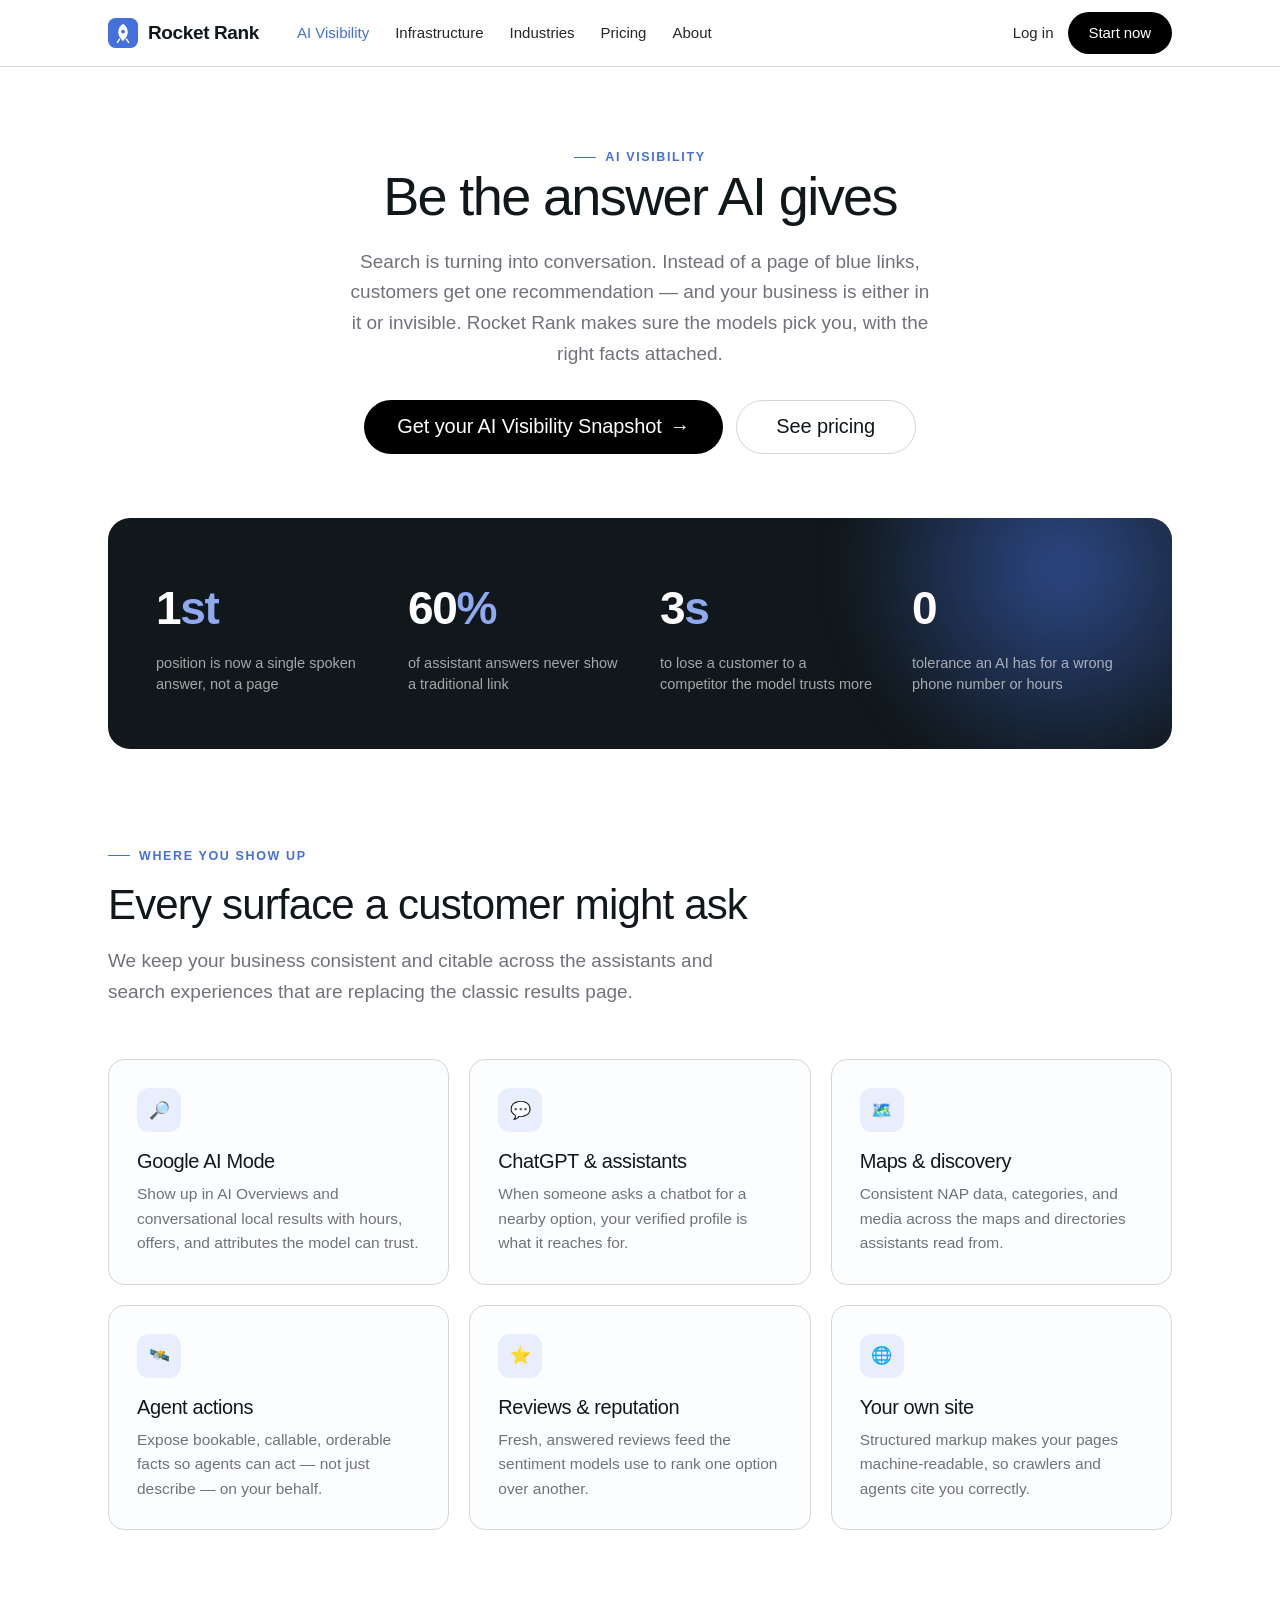
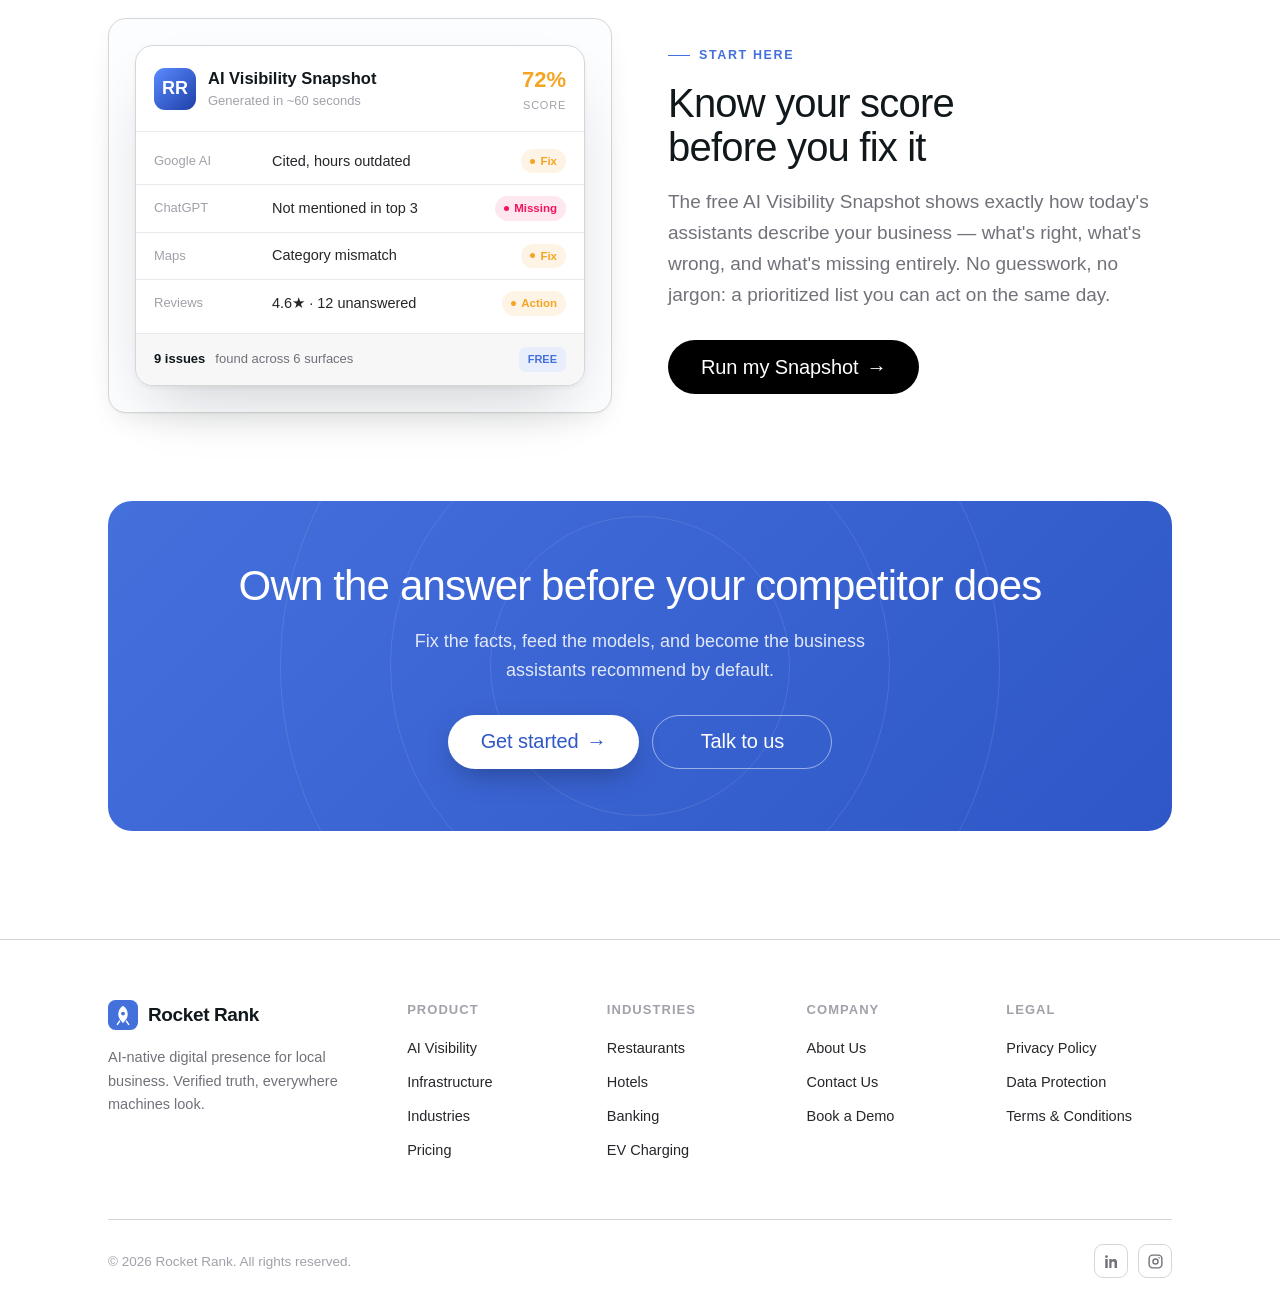
<file: ai-visibility.html>
<!doctype html>
<html lang="en">
<head>
<meta charset="utf-8">
<meta name="viewport" content="width=device-width, initial-scale=1">
<title>AI Visibility — Rocket Rank</title>
<meta name="description" content="Be the answer AI gives. Rocket Rank makes your business accurate and citable across Google AI Mode, ChatGPT, and every assistant customers ask.">
<link rel="icon" href="data:image/svg+xml,<svg xmlns='http://www.w3.org/2000/svg' viewBox='0 0 100 100'><text y='.9em' font-size='90'>🚀</text></svg>">
<link rel="stylesheet" href="assets/styles.css">
</head>
<body>
<header class="nav">
  <div class="wrap nav-inner">
    <a class="brand" href="index.html"><svg class="mark" viewBox="0 0 32 32" fill="none" aria-hidden="true"><rect width="32" height="32" rx="8" fill="var(--accent)"/><path d="M16 6c3.4 2 5 5.4 5 9.2 0 2.2-.7 4-1.7 5.4l-3.3 4.2-3.3-4.2c-1-1.4-1.7-3.2-1.7-5.4C11 11.4 12.6 8 16 6Z" fill="#fff"/><circle cx="16" cy="14.4" r="2" fill="var(--accent)"/><path d="M12.4 22.5 10 26M19.6 22.5 22 26" stroke="#fff" stroke-width="1.6" stroke-linecap="round"/></svg> Rocket Rank</a>
    <nav class="nav-links">
      <a href="ai-visibility.html" class="active">AI Visibility</a>
      <a href="infrastructure.html">Infrastructure</a>
      <a href="industries.html">Industries</a>
      <a href="pricing.html">Pricing</a>
      <a href="about.html">About</a>
    </nav>
    <div class="nav-cta">
      <a class="login" href="#">Log in</a>
      <a class="btn btn-primary" href="demo.html">Start now</a>
    </div>
  </div>
</header>

<main>
  <section class="page-hero center">
    <div class="wrap">
      <span class="eyebrow">AI Visibility</span>
      <h1>Be the answer AI gives</h1>
      <p class="lede">Search is turning into conversation. Instead of a page of blue links, customers get one recommendation — and your business is either in it or invisible. Rocket Rank makes sure the models pick you, with the right facts attached.</p>
      <div class="hero-actions"><a class="btn btn-primary btn-lg" href="demo.html">Get your AI Visibility Snapshot <span class="arrow">→</span></a><a class="btn btn-ghost btn-lg" href="pricing.html">See pricing</a></div>
    </div>
  </section>

  <section style="padding-top:24px;">
    <div class="wrap">
      <div class="band">
        <div class="glow"></div>
        <div class="band-grid">
          <div class="stat"><div class="n">1<span class="u">st</span></div><div class="l">position is now a single spoken answer, not a page</div></div>
          <div class="stat"><div class="n">60<span class="u">%</span></div><div class="l">of assistant answers never show a traditional link</div></div>
          <div class="stat"><div class="n">3<span class="u">s</span></div><div class="l">to lose a customer to a competitor the model trusts more</div></div>
          <div class="stat"><div class="n">0</div><div class="l">tolerance an AI has for a wrong phone number or hours</div></div>
        </div>
      </div>
    </div>
  </section>

  <section style="padding-top:0;">
    <div class="wrap">
      <div class="sec-head"><span class="eyebrow">Where you show up</span><h2>Every surface a customer might ask</h2><p class="lede">We keep your business consistent and citable across the assistants and search experiences that are replacing the classic results page.</p></div>
      <div class="grid-3">
        <div class="card"><div class="ic">🔎</div><h3>Google AI Mode</h3><p>Show up in AI Overviews and conversational local results with hours, offers, and attributes the model can trust.</p></div>
        <div class="card"><div class="ic">💬</div><h3>ChatGPT &amp; assistants</h3><p>When someone asks a chatbot for a nearby option, your verified profile is what it reaches for.</p></div>
        <div class="card"><div class="ic">🗺️</div><h3>Maps &amp; discovery</h3><p>Consistent NAP data, categories, and media across the maps and directories assistants read from.</p></div>
        <div class="card"><div class="ic">🛰️</div><h3>Agent actions</h3><p>Expose bookable, callable, orderable facts so agents can act — not just describe — on your behalf.</p></div>
        <div class="card"><div class="ic">⭐</div><h3>Reviews &amp; reputation</h3><p>Fresh, answered reviews feed the sentiment models use to rank one option over another.</p></div>
        <div class="card"><div class="ic">🌐</div><h3>Your own site</h3><p>Structured markup makes your pages machine-readable, so crawlers and agents cite you correctly.</p></div>
      </div>
    </div>
  </section>

  <section style="padding-top:0;">
    <div class="wrap split">
      <div class="visual">
        <div class="truth">
          <div class="truth-head"><div class="truth-logo" style="background:linear-gradient(135deg,#5A8BFF,#1E3FA8);">RR</div><div><div class="name">AI Visibility Snapshot</div><div class="sub">Generated in ~60 seconds</div></div><div class="truth-score"><div class="n" style="color:var(--warn);">72%</div><div class="l">Score</div></div></div>
          <div class="rows">
            <div class="row"><span class="k">Google AI</span><span class="v">Cited, hours outdated</span><span class="tag fix">Fix</span></div>
            <div class="row"><span class="k">ChatGPT</span><span class="v">Not mentioned in top 3</span><span class="tag bad">Missing</span></div>
            <div class="row"><span class="k">Maps</span><span class="v">Category mismatch</span><span class="tag fix">Fix</span></div>
            <div class="row"><span class="k">Reviews</span><span class="v">4.6★ · 12 unanswered</span><span class="tag fix">Action</span></div>
          </div>
          <div class="truth-foot"><b>9 issues</b> found across 6 surfaces<span class="ai-badge">FREE</span></div>
        </div>
      </div>
      <div>
        <span class="eyebrow">Start here</span>
        <h2 style="font-size:clamp(28px,3.4vw,40px);margin-top:16px;">Know your score before you fix it</h2>
        <p class="lede" style="margin-top:18px;">The free AI Visibility Snapshot shows exactly how today's assistants describe your business — what's right, what's wrong, and what's missing entirely. No guesswork, no jargon: a prioritized list you can act on the same day.</p>
        <div class="hero-actions"><a class="btn btn-primary btn-lg" href="demo.html">Run my Snapshot <span class="arrow">→</span></a></div>
      </div>
    </div>
  </section>

  <section style="padding-top:0;">
    <div class="wrap"><div class="cta-band"><div class="rings"><span style="width:300px;height:300px;"></span><span style="width:500px;height:500px;"></span><span style="width:720px;height:720px;"></span></div><h2>Own the answer before your competitor does</h2><p>Fix the facts, feed the models, and become the business assistants recommend by default.</p><div class="cta-actions"><a class="btn btn-primary btn-lg" href="demo.html">Get started <span class="arrow">→</span></a><a class="btn btn-ghost btn-lg" href="contact.html">Talk to us</a></div></div></div>
  </section>
</main>

<footer>
  <div class="wrap">
    <div class="foot-grid">
      <div class="foot-brand"><a class="brand" href="index.html"><svg class="mark" viewBox="0 0 32 32" fill="none" aria-hidden="true"><rect width="32" height="32" rx="8" fill="var(--accent)"/><path d="M16 6c3.4 2 5 5.4 5 9.2 0 2.2-.7 4-1.7 5.4l-3.3 4.2-3.3-4.2c-1-1.4-1.7-3.2-1.7-5.4C11 11.4 12.6 8 16 6Z" fill="#fff"/><circle cx="16" cy="14.4" r="2" fill="var(--accent)"/><path d="M12.4 22.5 10 26M19.6 22.5 22 26" stroke="#fff" stroke-width="1.6" stroke-linecap="round"/></svg> Rocket Rank</a><p>AI-native digital presence for local business. Verified truth, everywhere machines look.</p></div>
      <div class="foot-col"><h5>Product</h5><a href="ai-visibility.html">AI Visibility</a><a href="infrastructure.html">Infrastructure</a><a href="industries.html">Industries</a><a href="pricing.html">Pricing</a></div>
      <div class="foot-col"><h5>Industries</h5><a href="industries.html">Restaurants</a><a href="industries.html">Hotels</a><a href="industries.html">Banking</a><a href="industries.html">EV Charging</a></div>
      <div class="foot-col"><h5>Company</h5><a href="about.html">About Us</a><a href="contact.html">Contact Us</a><a href="demo.html">Book a Demo</a></div>
      <div class="foot-col"><h5>Legal</h5><a href="#">Privacy Policy</a><a href="#">Data Protection</a><a href="#">Terms &amp; Conditions</a></div>
    </div>
    <div class="foot-bottom"><p>© 2026 Rocket Rank. All rights reserved.</p><div class="socials"><a href="#" aria-label="LinkedIn"><svg width="17" height="17" viewBox="0 0 24 24" fill="currentColor"><path d="M6.94 5a2 2 0 1 1-4 0 2 2 0 0 1 4 0ZM3.2 8.5h3.5V21H3.2V8.5Zm5.7 0h3.35v1.7h.05c.47-.85 1.6-1.75 3.3-1.75 3.53 0 4.18 2.2 4.18 5.07V21h-3.5v-5.9c0-1.4-.03-3.2-2-3.2-2 0-2.3 1.53-2.3 3.1V21H8.9V8.5Z"/></svg></a><a href="#" aria-label="Instagram"><svg width="17" height="17" viewBox="0 0 24 24" fill="none" stroke="currentColor" stroke-width="2"><rect x="3" y="3" width="18" height="18" rx="5"/><circle cx="12" cy="12" r="3.6"/><circle cx="17.2" cy="6.8" r="1.1" fill="currentColor" stroke="none"/></svg></a></div></div>
  </div>
</footer>
</body>
</html>
</file>
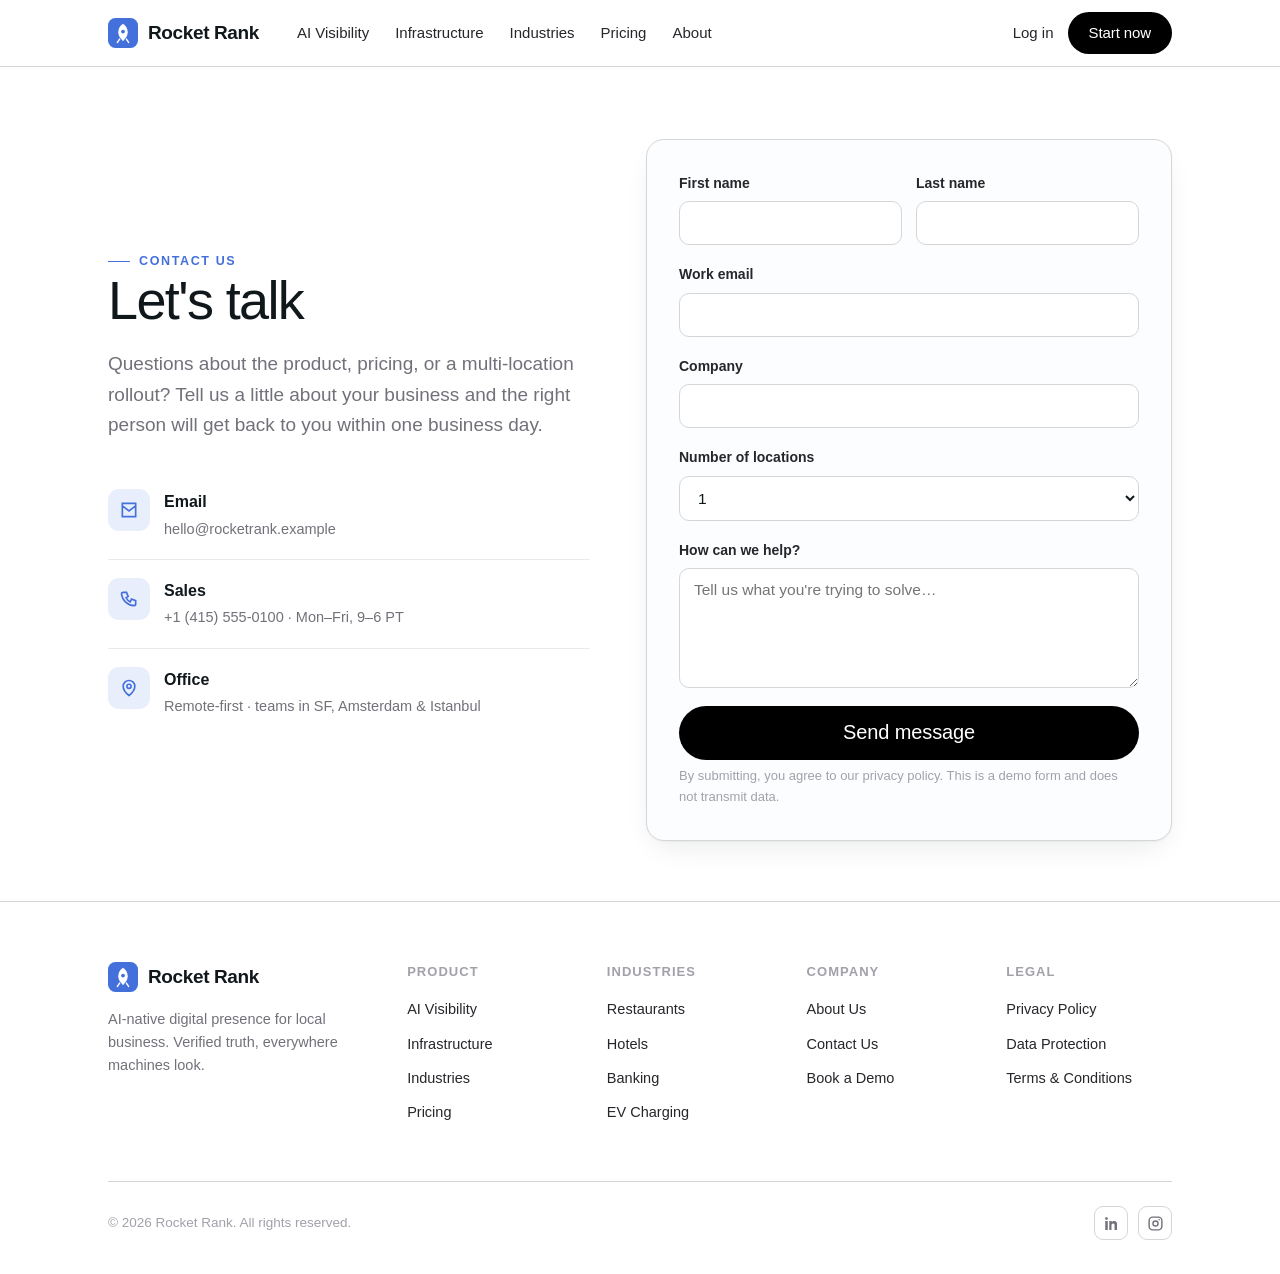
<file: contact.html>
<!doctype html>
<html lang="en">
<head>
<meta charset="utf-8">
<meta name="viewport" content="width=device-width, initial-scale=1">
<title>Contact — Rocket Rank</title>
<meta name="description" content="Talk to the Rocket Rank team. Sales, support, or partnerships — we'll get back to you within one business day.">
<link rel="icon" href="data:image/svg+xml,<svg xmlns='http://www.w3.org/2000/svg' viewBox='0 0 100 100'><text y='.9em' font-size='90'>🚀</text></svg>">
<link rel="stylesheet" href="assets/styles.css">
</head>
<body>
<header class="nav">
  <div class="wrap nav-inner">
    <a class="brand" href="index.html"><svg class="mark" viewBox="0 0 32 32" fill="none" aria-hidden="true"><rect width="32" height="32" rx="8" fill="var(--accent)"/><path d="M16 6c3.4 2 5 5.4 5 9.2 0 2.2-.7 4-1.7 5.4l-3.3 4.2-3.3-4.2c-1-1.4-1.7-3.2-1.7-5.4C11 11.4 12.6 8 16 6Z" fill="#fff"/><circle cx="16" cy="14.4" r="2" fill="var(--accent)"/><path d="M12.4 22.5 10 26M19.6 22.5 22 26" stroke="#fff" stroke-width="1.6" stroke-linecap="round"/></svg> Rocket Rank</a>
    <nav class="nav-links">
      <a href="ai-visibility.html">AI Visibility</a>
      <a href="infrastructure.html">Infrastructure</a>
      <a href="industries.html">Industries</a>
      <a href="pricing.html">Pricing</a>
      <a href="about.html">About</a>
    </nav>
    <div class="nav-cta">
      <a class="login" href="#">Log in</a>
      <a class="btn btn-primary" href="demo.html">Start now</a>
    </div>
  </div>
</header>

<main>
  <section class="page-hero">
    <div class="wrap split">
      <div>
        <span class="eyebrow">Contact us</span>
        <h1>Let's talk</h1>
        <p class="lede" style="margin-top:18px;">Questions about the product, pricing, or a multi-location rollout? Tell us a little about your business and the right person will get back to you within one business day.</p>
        <div style="margin-top:30px;">
          <div class="contact-item"><div class="ci"><svg width="20" height="20" viewBox="0 0 24 24" fill="none" stroke="currentColor" stroke-width="2" stroke-linecap="round"><path d="M4 4h16v16H4zM4 7l8 6 8-6"/></svg></div><div><h4>Email</h4><p>hello@rocketrank.example</p></div></div>
          <div class="contact-item"><div class="ci"><svg width="20" height="20" viewBox="0 0 24 24" fill="none" stroke="currentColor" stroke-width="2" stroke-linecap="round"><path d="M5 4h4l2 5-2.5 1.5a11 11 0 0 0 5 5L15 12l5 2v4a2 2 0 0 1-2 2A16 16 0 0 1 3 6a2 2 0 0 1 2-2Z"/></svg></div><div><h4>Sales</h4><p>+1 (415) 555-0100 · Mon–Fri, 9–6 PT</p></div></div>
          <div class="contact-item" style="border-bottom:none;"><div class="ci"><svg width="20" height="20" viewBox="0 0 24 24" fill="none" stroke="currentColor" stroke-width="2" stroke-linecap="round"><path d="M12 21s-7-5.2-7-11a7 7 0 0 1 14 0c0 5.8-7 11-7 11Z"/><circle cx="12" cy="10" r="2.5"/></svg></div><div><h4>Office</h4><p>Remote-first · teams in SF, Amsterdam &amp; Istanbul</p></div></div>
        </div>
      </div>
      <div class="form">
        <form onsubmit="event.preventDefault(); this.querySelector('.sent').style.display='block'; this.querySelector('button').textContent='Sent ✓';">
          <div class="grid-2" style="gap:14px;">
            <div class="field"><label for="fn">First name</label><input id="fn" name="fn" type="text" required autocomplete="given-name"></div>
            <div class="field"><label for="ln">Last name</label><input id="ln" name="ln" type="text" required autocomplete="family-name"></div>
          </div>
          <div class="field"><label for="em">Work email</label><input id="em" name="em" type="email" required autocomplete="email"></div>
          <div class="field"><label for="co">Company</label><input id="co" name="co" type="text" autocomplete="organization"></div>
          <div class="field"><label for="loc">Number of locations</label><select id="loc" name="loc"><option>1</option><option>2–10</option><option>11–50</option><option>51–500</option><option>500+</option></select></div>
          <div class="field"><label for="msg">How can we help?</label><textarea id="msg" name="msg" placeholder="Tell us what you're trying to solve…"></textarea></div>
          <button class="btn btn-primary btn-lg" type="submit" style="width:100%;">Send message</button>
          <p class="form-note sent" style="display:none;color:var(--good);">Thanks — we've got it. We'll be in touch within one business day. <em>(Demo form — no data is actually sent.)</em></p>
          <p class="form-note">By submitting, you agree to our privacy policy. This is a demo form and does not transmit data.</p>
        </form>
      </div>
    </div>
  </section>
</main>

<footer>
  <div class="wrap">
    <div class="foot-grid">
      <div class="foot-brand"><a class="brand" href="index.html"><svg class="mark" viewBox="0 0 32 32" fill="none" aria-hidden="true"><rect width="32" height="32" rx="8" fill="var(--accent)"/><path d="M16 6c3.4 2 5 5.4 5 9.2 0 2.2-.7 4-1.7 5.4l-3.3 4.2-3.3-4.2c-1-1.4-1.7-3.2-1.7-5.4C11 11.4 12.6 8 16 6Z" fill="#fff"/><circle cx="16" cy="14.4" r="2" fill="var(--accent)"/><path d="M12.4 22.5 10 26M19.6 22.5 22 26" stroke="#fff" stroke-width="1.6" stroke-linecap="round"/></svg> Rocket Rank</a><p>AI-native digital presence for local business. Verified truth, everywhere machines look.</p></div>
      <div class="foot-col"><h5>Product</h5><a href="ai-visibility.html">AI Visibility</a><a href="infrastructure.html">Infrastructure</a><a href="industries.html">Industries</a><a href="pricing.html">Pricing</a></div>
      <div class="foot-col"><h5>Industries</h5><a href="industries.html">Restaurants</a><a href="industries.html">Hotels</a><a href="industries.html">Banking</a><a href="industries.html">EV Charging</a></div>
      <div class="foot-col"><h5>Company</h5><a href="about.html">About Us</a><a href="contact.html">Contact Us</a><a href="demo.html">Book a Demo</a></div>
      <div class="foot-col"><h5>Legal</h5><a href="#">Privacy Policy</a><a href="#">Data Protection</a><a href="#">Terms &amp; Conditions</a></div>
    </div>
    <div class="foot-bottom"><p>© 2026 Rocket Rank. All rights reserved.</p><div class="socials"><a href="#" aria-label="LinkedIn"><svg width="17" height="17" viewBox="0 0 24 24" fill="currentColor"><path d="M6.94 5a2 2 0 1 1-4 0 2 2 0 0 1 4 0ZM3.2 8.5h3.5V21H3.2V8.5Zm5.7 0h3.35v1.7h.05c.47-.85 1.6-1.75 3.3-1.75 3.53 0 4.18 2.2 4.18 5.07V21h-3.5v-5.9c0-1.4-.03-3.2-2-3.2-2 0-2.3 1.53-2.3 3.1V21H8.9V8.5Z"/></svg></a><a href="#" aria-label="Instagram"><svg width="17" height="17" viewBox="0 0 24 24" fill="none" stroke="currentColor" stroke-width="2"><rect x="3" y="3" width="18" height="18" rx="5"/><circle cx="12" cy="12" r="3.6"/><circle cx="17.2" cy="6.8" r="1.1" fill="currentColor" stroke="none"/></svg></a></div></div>
  </div>
</footer>
</body>
</html>
</file>
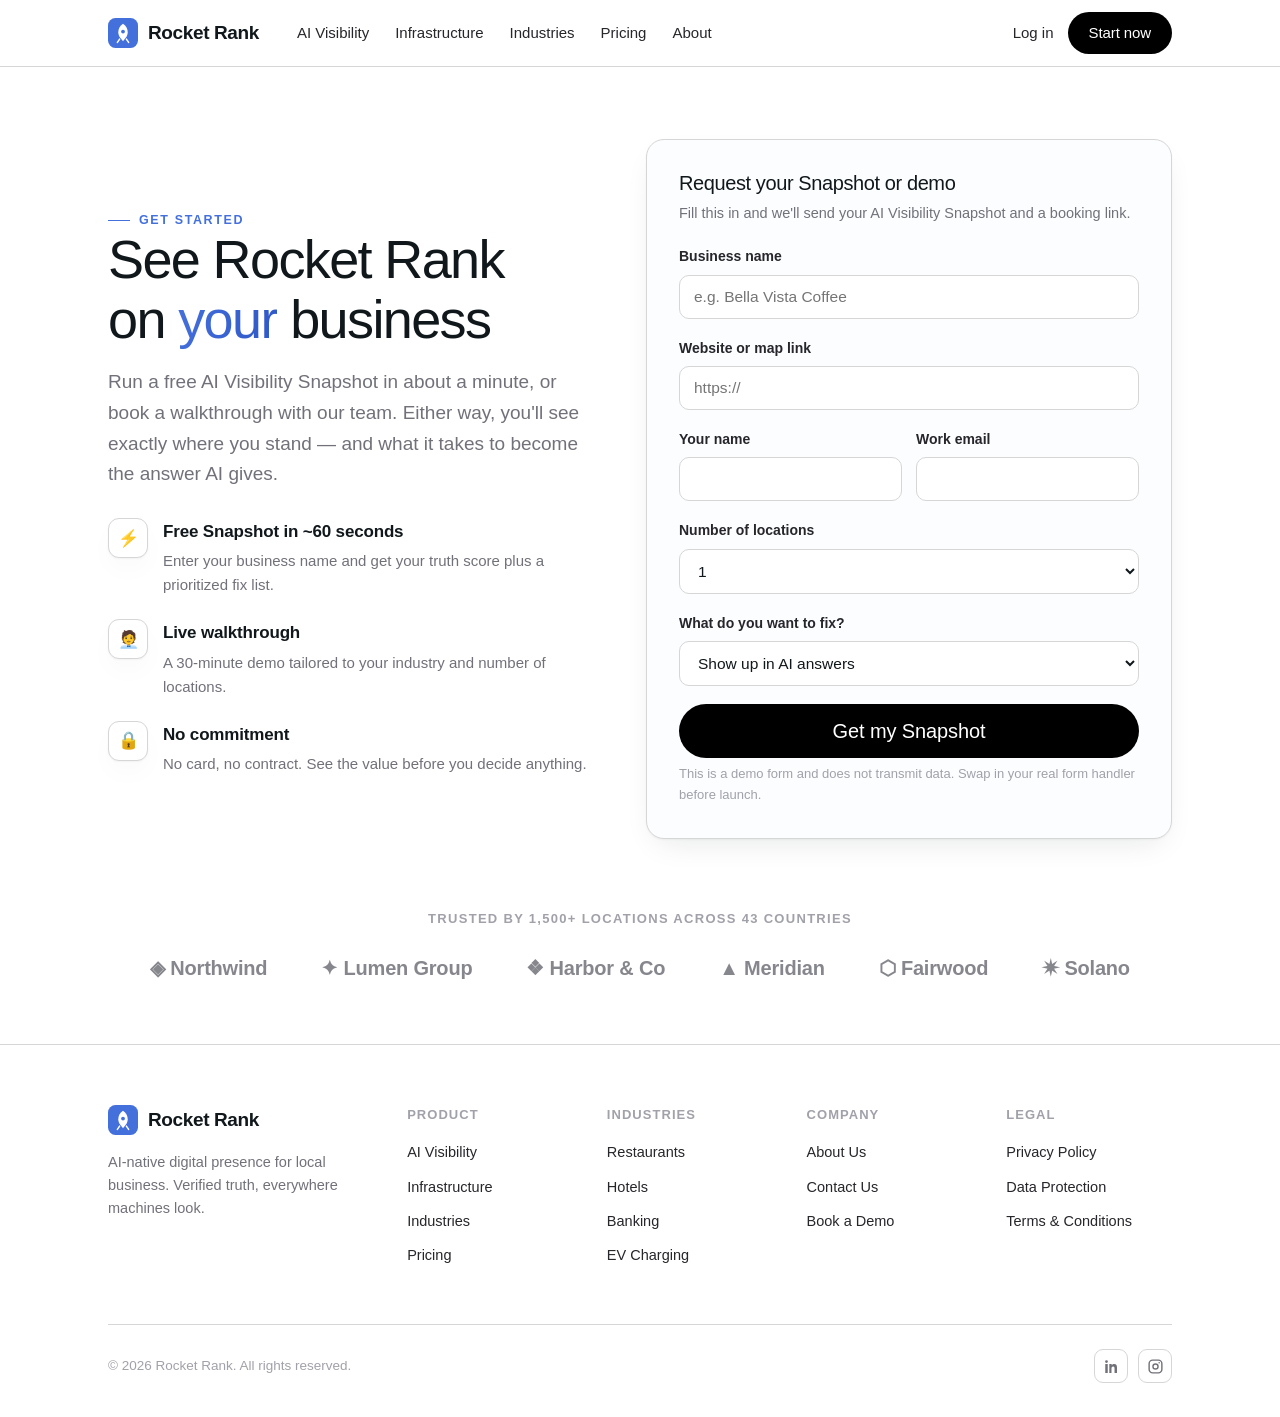
<file: demo.html>
<!doctype html>
<html lang="en">
<head>
<meta charset="utf-8">
<meta name="viewport" content="width=device-width, initial-scale=1">
<title>Book a Demo — Rocket Rank</title>
<meta name="description" content="See Rocket Rank on your own business. Book a demo or run a free AI Visibility Snapshot in about a minute.">
<link rel="icon" href="data:image/svg+xml,<svg xmlns='http://www.w3.org/2000/svg' viewBox='0 0 100 100'><text y='.9em' font-size='90'>🚀</text></svg>">
<link rel="stylesheet" href="assets/styles.css">
</head>
<body>
<header class="nav">
  <div class="wrap nav-inner">
    <a class="brand" href="index.html"><svg class="mark" viewBox="0 0 32 32" fill="none" aria-hidden="true"><rect width="32" height="32" rx="8" fill="var(--accent)"/><path d="M16 6c3.4 2 5 5.4 5 9.2 0 2.2-.7 4-1.7 5.4l-3.3 4.2-3.3-4.2c-1-1.4-1.7-3.2-1.7-5.4C11 11.4 12.6 8 16 6Z" fill="#fff"/><circle cx="16" cy="14.4" r="2" fill="var(--accent)"/><path d="M12.4 22.5 10 26M19.6 22.5 22 26" stroke="#fff" stroke-width="1.6" stroke-linecap="round"/></svg> Rocket Rank</a>
    <nav class="nav-links">
      <a href="ai-visibility.html">AI Visibility</a>
      <a href="infrastructure.html">Infrastructure</a>
      <a href="industries.html">Industries</a>
      <a href="pricing.html">Pricing</a>
      <a href="about.html">About</a>
    </nav>
    <div class="nav-cta">
      <a class="login" href="#">Log in</a>
      <a class="btn btn-primary" href="#book">Start now</a>
    </div>
  </div>
</header>

<main>
  <section class="page-hero">
    <div class="wrap split">
      <div>
        <span class="eyebrow">Get started</span>
        <h1>See Rocket Rank on <span class="grad">your</span> business</h1>
        <p class="lede" style="margin-top:18px;">Run a free AI Visibility Snapshot in about a minute, or book a walkthrough with our team. Either way, you'll see exactly where you stand — and what it takes to become the answer AI gives.</p>
        <div class="feature-list">
          <div class="fl-item"><div class="fic">⚡</div><div><h4>Free Snapshot in ~60 seconds</h4><p>Enter your business name and get your truth score plus a prioritized fix list.</p></div></div>
          <div class="fl-item"><div class="fic">🧑‍💼</div><div><h4>Live walkthrough</h4><p>A 30-minute demo tailored to your industry and number of locations.</p></div></div>
          <div class="fl-item"><div class="fic">🔒</div><div><h4>No commitment</h4><p>No card, no contract. See the value before you decide anything.</p></div></div>
        </div>
      </div>
      <div class="form" id="book">
        <h3 style="font-size:20px;">Request your Snapshot or demo</h3>
        <p style="color:var(--muted);font-size:14.5px;margin:8px 0 20px;">Fill this in and we'll send your AI Visibility Snapshot and a booking link.</p>
        <form onsubmit="event.preventDefault(); this.querySelector('.sent').style.display='block'; this.querySelector('button').textContent='Request sent ✓';">
          <div class="field"><label for="biz">Business name</label><input id="biz" name="biz" type="text" required placeholder="e.g. Bella Vista Coffee"></div>
          <div class="field"><label for="site">Website or map link</label><input id="site" name="site" type="text" placeholder="https://"></div>
          <div class="grid-2" style="gap:14px;">
            <div class="field"><label for="nm">Your name</label><input id="nm" name="nm" type="text" required autocomplete="name"></div>
            <div class="field"><label for="em">Work email</label><input id="em" name="em" type="email" required autocomplete="email"></div>
          </div>
          <div class="field"><label for="loc">Number of locations</label><select id="loc" name="loc"><option>1</option><option>2–10</option><option>11–50</option><option>51–500</option><option>500+</option></select></div>
          <div class="field"><label for="goal">What do you want to fix?</label><select id="goal" name="goal"><option>Show up in AI answers</option><option>Fix wrong hours / info</option><option>Manage multiple locations</option><option>Monitor &amp; reply to reviews</option><option>Access the Agent Layer API</option></select></div>
          <button class="btn btn-primary btn-lg" type="submit" style="width:100%;">Get my Snapshot</button>
          <p class="form-note sent" style="display:none;color:var(--good);">Done — your Snapshot is on its way and we'll follow up with a booking link. <em>(Demo form — no data is actually sent.)</em></p>
          <p class="form-note">This is a demo form and does not transmit data. Swap in your real form handler before launch.</p>
        </form>
      </div>
    </div>
  </section>

  <div class="logos wrap" style="padding-bottom:40px;">
    <p>Trusted by 1,500+ locations across 43 countries</p>
    <div class="logo-row"><span>◈ Northwind</span><span>✦ Lumen Group</span><span>❖ Harbor &amp; Co</span><span>▲ Meridian</span><span>⬡ Fairwood</span><span>✷ Solano</span></div>
  </div>
</main>

<footer>
  <div class="wrap">
    <div class="foot-grid">
      <div class="foot-brand"><a class="brand" href="index.html"><svg class="mark" viewBox="0 0 32 32" fill="none" aria-hidden="true"><rect width="32" height="32" rx="8" fill="var(--accent)"/><path d="M16 6c3.4 2 5 5.4 5 9.2 0 2.2-.7 4-1.7 5.4l-3.3 4.2-3.3-4.2c-1-1.4-1.7-3.2-1.7-5.4C11 11.4 12.6 8 16 6Z" fill="#fff"/><circle cx="16" cy="14.4" r="2" fill="var(--accent)"/><path d="M12.4 22.5 10 26M19.6 22.5 22 26" stroke="#fff" stroke-width="1.6" stroke-linecap="round"/></svg> Rocket Rank</a><p>AI-native digital presence for local business. Verified truth, everywhere machines look.</p></div>
      <div class="foot-col"><h5>Product</h5><a href="ai-visibility.html">AI Visibility</a><a href="infrastructure.html">Infrastructure</a><a href="industries.html">Industries</a><a href="pricing.html">Pricing</a></div>
      <div class="foot-col"><h5>Industries</h5><a href="industries.html">Restaurants</a><a href="industries.html">Hotels</a><a href="industries.html">Banking</a><a href="industries.html">EV Charging</a></div>
      <div class="foot-col"><h5>Company</h5><a href="about.html">About Us</a><a href="contact.html">Contact Us</a><a href="demo.html">Book a Demo</a></div>
      <div class="foot-col"><h5>Legal</h5><a href="#">Privacy Policy</a><a href="#">Data Protection</a><a href="#">Terms &amp; Conditions</a></div>
    </div>
    <div class="foot-bottom"><p>© 2026 Rocket Rank. All rights reserved.</p><div class="socials"><a href="#" aria-label="LinkedIn"><svg width="17" height="17" viewBox="0 0 24 24" fill="currentColor"><path d="M6.94 5a2 2 0 1 1-4 0 2 2 0 0 1 4 0ZM3.2 8.5h3.5V21H3.2V8.5Zm5.7 0h3.35v1.7h.05c.47-.85 1.6-1.75 3.3-1.75 3.53 0 4.18 2.2 4.18 5.07V21h-3.5v-5.9c0-1.4-.03-3.2-2-3.2-2 0-2.3 1.53-2.3 3.1V21H8.9V8.5Z"/></svg></a><a href="#" aria-label="Instagram"><svg width="17" height="17" viewBox="0 0 24 24" fill="none" stroke="currentColor" stroke-width="2"><rect x="3" y="3" width="18" height="18" rx="5"/><circle cx="12" cy="12" r="3.6"/><circle cx="17.2" cy="6.8" r="1.1" fill="currentColor" stroke="none"/></svg></a></div></div>
  </div>
</footer>
</body>
</html>
</file>
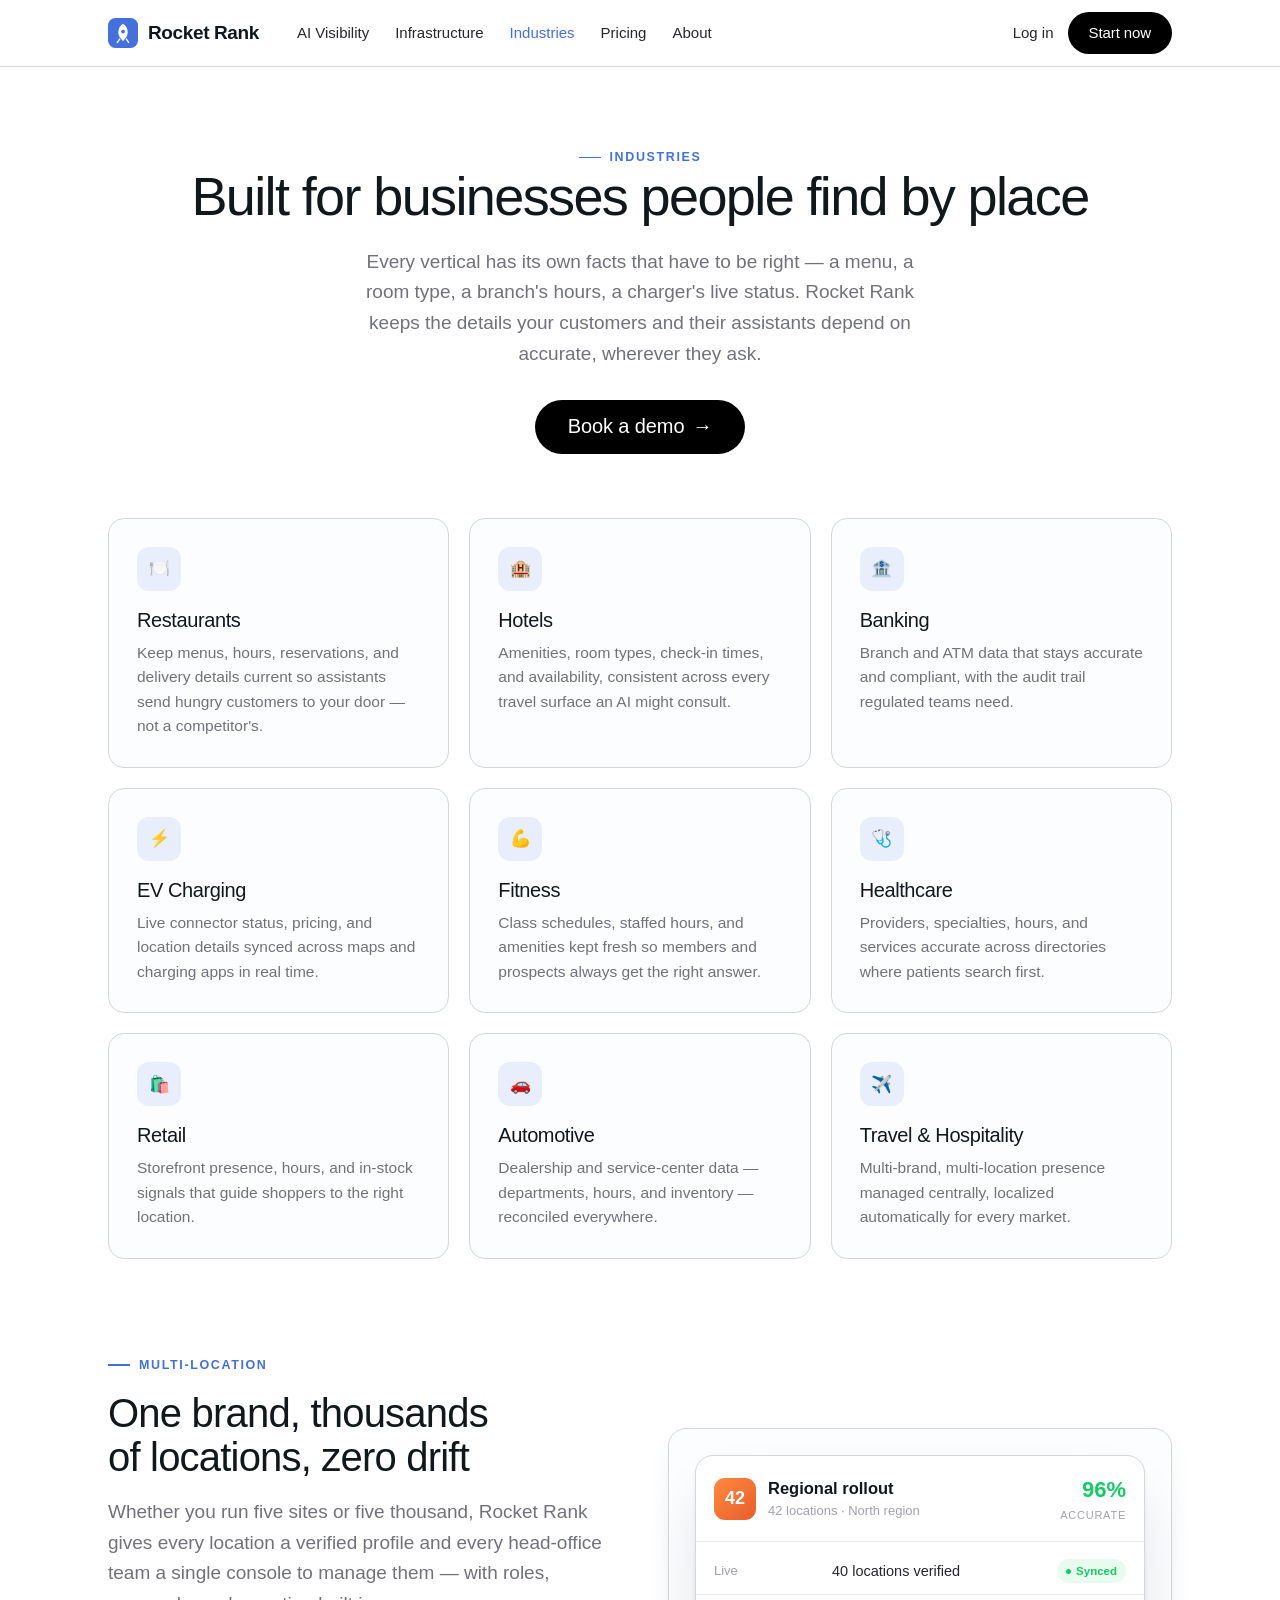
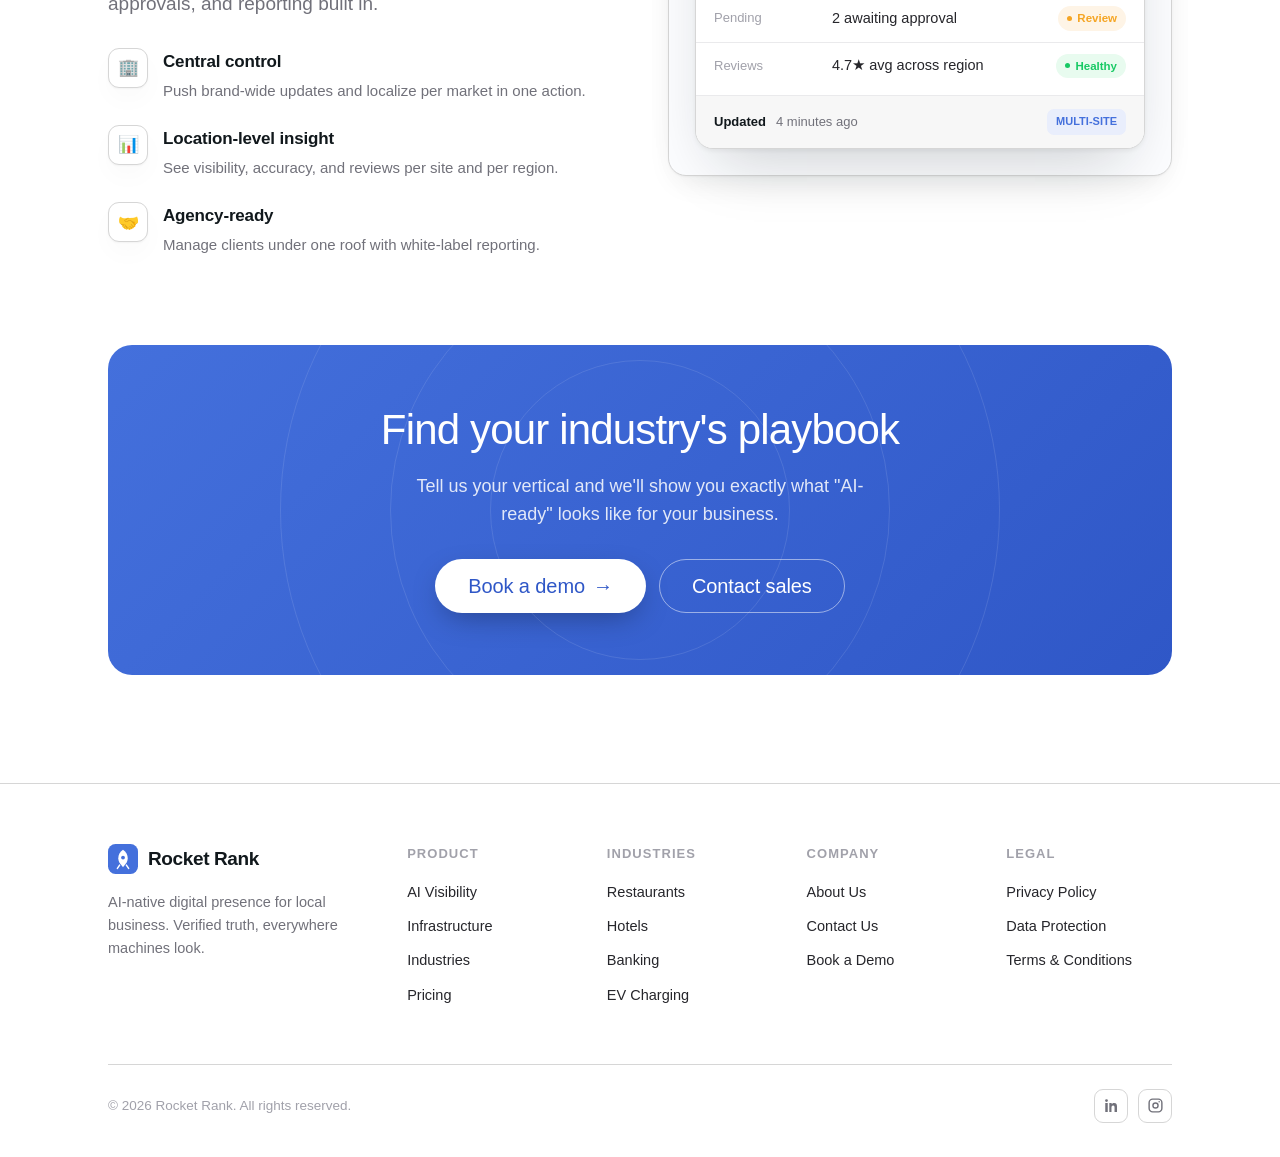
<file: industries.html>
<!doctype html>
<html lang="en">
<head>
<meta charset="utf-8">
<meta name="viewport" content="width=device-width, initial-scale=1">
<title>Industries — Rocket Rank</title>
<meta name="description" content="AI visibility built for the businesses people search for by place — restaurants, hotels, banking, EV charging, fitness, healthcare, retail, and automotive.">
<link rel="icon" href="data:image/svg+xml,<svg xmlns='http://www.w3.org/2000/svg' viewBox='0 0 100 100'><text y='.9em' font-size='90'>🚀</text></svg>">
<link rel="stylesheet" href="assets/styles.css">
</head>
<body>
<header class="nav">
  <div class="wrap nav-inner">
    <a class="brand" href="index.html"><svg class="mark" viewBox="0 0 32 32" fill="none" aria-hidden="true"><rect width="32" height="32" rx="8" fill="var(--accent)"/><path d="M16 6c3.4 2 5 5.4 5 9.2 0 2.2-.7 4-1.7 5.4l-3.3 4.2-3.3-4.2c-1-1.4-1.7-3.2-1.7-5.4C11 11.4 12.6 8 16 6Z" fill="#fff"/><circle cx="16" cy="14.4" r="2" fill="var(--accent)"/><path d="M12.4 22.5 10 26M19.6 22.5 22 26" stroke="#fff" stroke-width="1.6" stroke-linecap="round"/></svg> Rocket Rank</a>
    <nav class="nav-links">
      <a href="ai-visibility.html">AI Visibility</a>
      <a href="infrastructure.html">Infrastructure</a>
      <a href="industries.html" class="active">Industries</a>
      <a href="pricing.html">Pricing</a>
      <a href="about.html">About</a>
    </nav>
    <div class="nav-cta">
      <a class="login" href="#">Log in</a>
      <a class="btn btn-primary" href="demo.html">Start now</a>
    </div>
  </div>
</header>

<main>
  <section class="page-hero center">
    <div class="wrap">
      <span class="eyebrow">Industries</span>
      <h1>Built for businesses people find by place</h1>
      <p class="lede">Every vertical has its own facts that have to be right — a menu, a room type, a branch's hours, a charger's live status. Rocket Rank keeps the details your customers and their assistants depend on accurate, wherever they ask.</p>
      <div class="hero-actions"><a class="btn btn-primary btn-lg" href="demo.html">Book a demo <span class="arrow">→</span></a></div>
    </div>
  </section>

  <section style="padding-top:24px;">
    <div class="wrap">
      <div class="grid-3">
        <div class="card"><div class="ic">🍽️</div><h3>Restaurants</h3><p>Keep menus, hours, reservations, and delivery details current so assistants send hungry customers to your door — not a competitor's.</p></div>
        <div class="card"><div class="ic">🏨</div><h3>Hotels</h3><p>Amenities, room types, check-in times, and availability, consistent across every travel surface an AI might consult.</p></div>
        <div class="card"><div class="ic">🏦</div><h3>Banking</h3><p>Branch and ATM data that stays accurate and compliant, with the audit trail regulated teams need.</p></div>
        <div class="card"><div class="ic">⚡</div><h3>EV Charging</h3><p>Live connector status, pricing, and location details synced across maps and charging apps in real time.</p></div>
        <div class="card"><div class="ic">💪</div><h3>Fitness</h3><p>Class schedules, staffed hours, and amenities kept fresh so members and prospects always get the right answer.</p></div>
        <div class="card"><div class="ic">🩺</div><h3>Healthcare</h3><p>Providers, specialties, hours, and services accurate across directories where patients search first.</p></div>
        <div class="card"><div class="ic">🛍️</div><h3>Retail</h3><p>Storefront presence, hours, and in-stock signals that guide shoppers to the right location.</p></div>
        <div class="card"><div class="ic">🚗</div><h3>Automotive</h3><p>Dealership and service-center data — departments, hours, and inventory — reconciled everywhere.</p></div>
        <div class="card"><div class="ic">✈️</div><h3>Travel &amp; Hospitality</h3><p>Multi-brand, multi-location presence managed centrally, localized automatically for every market.</p></div>
      </div>
    </div>
  </section>

  <section style="padding-top:0;">
    <div class="wrap split">
      <div>
        <span class="eyebrow">Multi-location</span>
        <h2 style="font-size:clamp(28px,3.4vw,40px);margin-top:16px;">One brand, thousands of locations, zero drift</h2>
        <p class="lede" style="margin-top:18px;">Whether you run five sites or five thousand, Rocket Rank gives every location a verified profile and every head-office team a single console to manage them — with roles, approvals, and reporting built in.</p>
        <div class="feature-list">
          <div class="fl-item"><div class="fic">🏢</div><div><h4>Central control</h4><p>Push brand-wide updates and localize per market in one action.</p></div></div>
          <div class="fl-item"><div class="fic">📊</div><div><h4>Location-level insight</h4><p>See visibility, accuracy, and reviews per site and per region.</p></div></div>
          <div class="fl-item"><div class="fic">🤝</div><div><h4>Agency-ready</h4><p>Manage clients under one roof with white-label reporting.</p></div></div>
        </div>
      </div>
      <div class="visual">
        <div class="truth">
          <div class="truth-head"><div class="truth-logo">42</div><div><div class="name">Regional rollout</div><div class="sub">42 locations · North region</div></div><div class="truth-score"><div class="n">96%</div><div class="l">Accurate</div></div></div>
          <div class="rows">
            <div class="row"><span class="k">Live</span><span class="v">40 locations verified</span><span class="tag ok">Synced</span></div>
            <div class="row"><span class="k">Pending</span><span class="v">2 awaiting approval</span><span class="tag fix">Review</span></div>
            <div class="row"><span class="k">Reviews</span><span class="v">4.7★ avg across region</span><span class="tag ok">Healthy</span></div>
          </div>
          <div class="truth-foot"><b>Updated</b> 4 minutes ago<span class="ai-badge">MULTI-SITE</span></div>
        </div>
      </div>
    </div>
  </section>

  <section style="padding-top:0;">
    <div class="wrap"><div class="cta-band"><div class="rings"><span style="width:300px;height:300px;"></span><span style="width:500px;height:500px;"></span><span style="width:720px;height:720px;"></span></div><h2>Find your industry's playbook</h2><p>Tell us your vertical and we'll show you exactly what "AI-ready" looks like for your business.</p><div class="cta-actions"><a class="btn btn-primary btn-lg" href="demo.html">Book a demo <span class="arrow">→</span></a><a class="btn btn-ghost btn-lg" href="contact.html">Contact sales</a></div></div></div>
  </section>
</main>

<footer>
  <div class="wrap">
    <div class="foot-grid">
      <div class="foot-brand"><a class="brand" href="index.html"><svg class="mark" viewBox="0 0 32 32" fill="none" aria-hidden="true"><rect width="32" height="32" rx="8" fill="var(--accent)"/><path d="M16 6c3.4 2 5 5.4 5 9.2 0 2.2-.7 4-1.7 5.4l-3.3 4.2-3.3-4.2c-1-1.4-1.7-3.2-1.7-5.4C11 11.4 12.6 8 16 6Z" fill="#fff"/><circle cx="16" cy="14.4" r="2" fill="var(--accent)"/><path d="M12.4 22.5 10 26M19.6 22.5 22 26" stroke="#fff" stroke-width="1.6" stroke-linecap="round"/></svg> Rocket Rank</a><p>AI-native digital presence for local business. Verified truth, everywhere machines look.</p></div>
      <div class="foot-col"><h5>Product</h5><a href="ai-visibility.html">AI Visibility</a><a href="infrastructure.html">Infrastructure</a><a href="industries.html">Industries</a><a href="pricing.html">Pricing</a></div>
      <div class="foot-col"><h5>Industries</h5><a href="industries.html">Restaurants</a><a href="industries.html">Hotels</a><a href="industries.html">Banking</a><a href="industries.html">EV Charging</a></div>
      <div class="foot-col"><h5>Company</h5><a href="about.html">About Us</a><a href="contact.html">Contact Us</a><a href="demo.html">Book a Demo</a></div>
      <div class="foot-col"><h5>Legal</h5><a href="#">Privacy Policy</a><a href="#">Data Protection</a><a href="#">Terms &amp; Conditions</a></div>
    </div>
    <div class="foot-bottom"><p>© 2026 Rocket Rank. All rights reserved.</p><div class="socials"><a href="#" aria-label="LinkedIn"><svg width="17" height="17" viewBox="0 0 24 24" fill="currentColor"><path d="M6.94 5a2 2 0 1 1-4 0 2 2 0 0 1 4 0ZM3.2 8.5h3.5V21H3.2V8.5Zm5.7 0h3.35v1.7h.05c.47-.85 1.6-1.75 3.3-1.75 3.53 0 4.18 2.2 4.18 5.07V21h-3.5v-5.9c0-1.4-.03-3.2-2-3.2-2 0-2.3 1.53-2.3 3.1V21H8.9V8.5Z"/></svg></a><a href="#" aria-label="Instagram"><svg width="17" height="17" viewBox="0 0 24 24" fill="none" stroke="currentColor" stroke-width="2"><rect x="3" y="3" width="18" height="18" rx="5"/><circle cx="12" cy="12" r="3.6"/><circle cx="17.2" cy="6.8" r="1.1" fill="currentColor" stroke="none"/></svg></a></div></div>
  </div>
</footer>
</body>
</html>
</file>
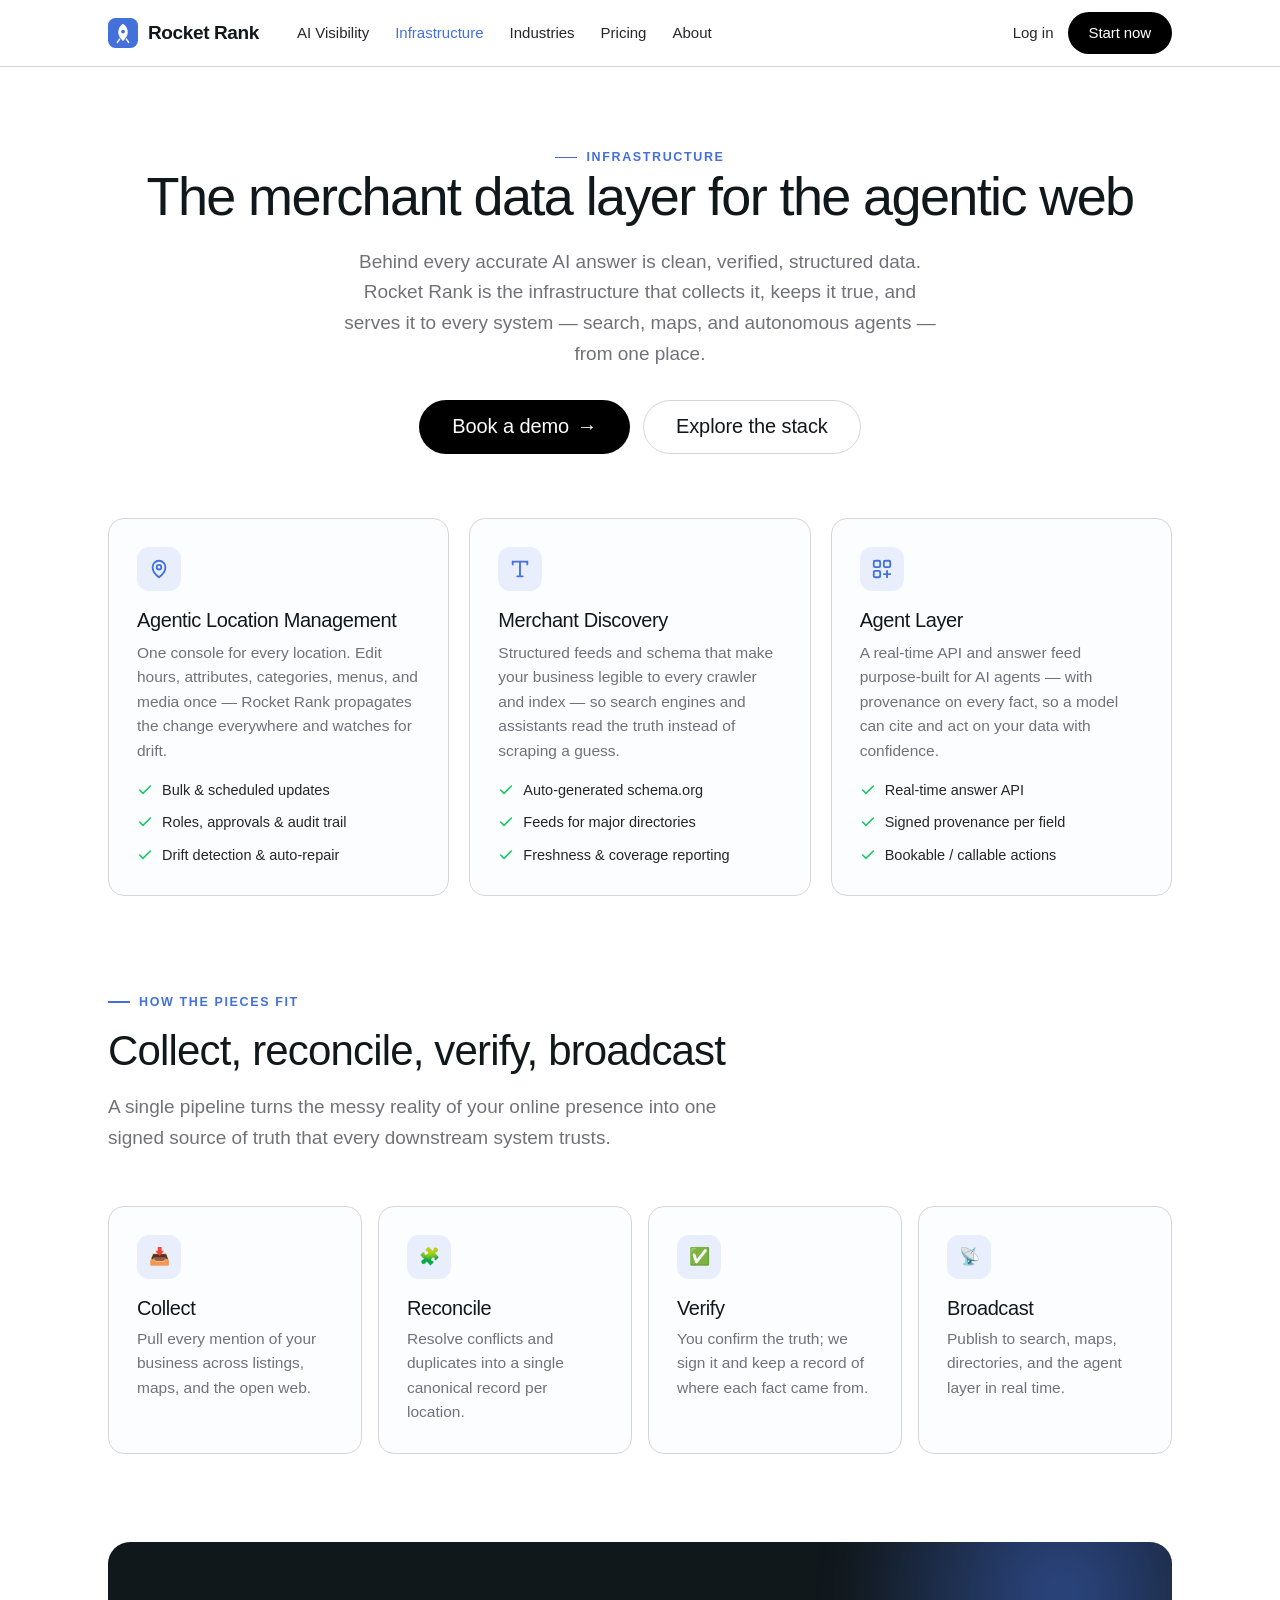
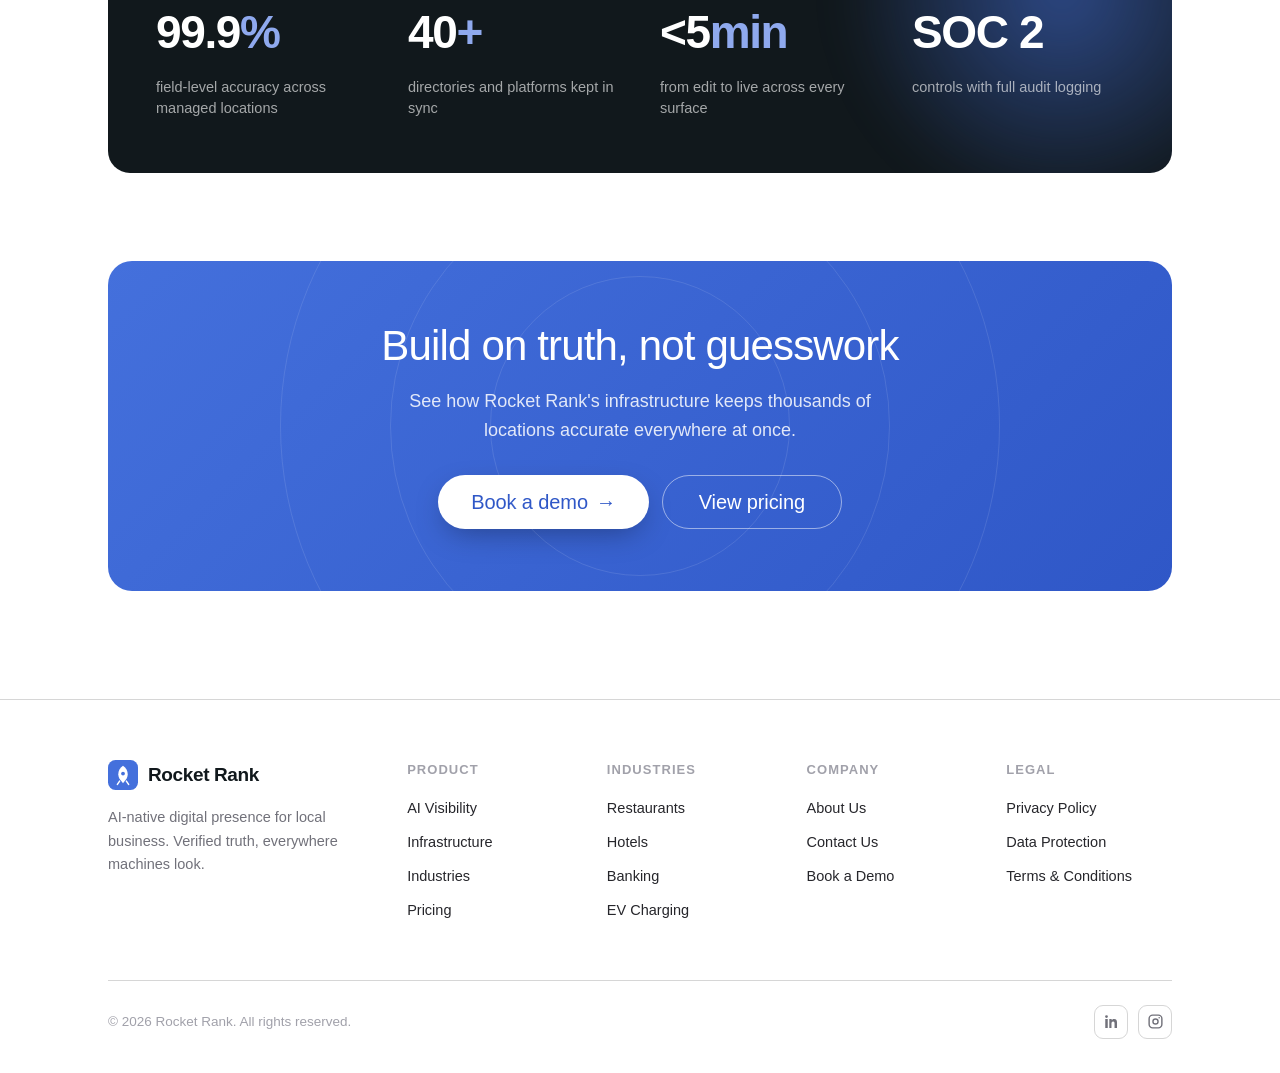
<file: infrastructure.html>
<!doctype html>
<html lang="en">
<head>
<meta charset="utf-8">
<meta name="viewport" content="width=device-width, initial-scale=1">
<title>Infrastructure — Rocket Rank</title>
<meta name="description" content="The merchant data infrastructure behind AI visibility: location management, discovery feeds, and an agent layer that lets AI act on your verified truth.">
<link rel="icon" href="data:image/svg+xml,<svg xmlns='http://www.w3.org/2000/svg' viewBox='0 0 100 100'><text y='.9em' font-size='90'>🚀</text></svg>">
<link rel="stylesheet" href="assets/styles.css">
</head>
<body>
<header class="nav">
  <div class="wrap nav-inner">
    <a class="brand" href="index.html"><svg class="mark" viewBox="0 0 32 32" fill="none" aria-hidden="true"><rect width="32" height="32" rx="8" fill="var(--accent)"/><path d="M16 6c3.4 2 5 5.4 5 9.2 0 2.2-.7 4-1.7 5.4l-3.3 4.2-3.3-4.2c-1-1.4-1.7-3.2-1.7-5.4C11 11.4 12.6 8 16 6Z" fill="#fff"/><circle cx="16" cy="14.4" r="2" fill="var(--accent)"/><path d="M12.4 22.5 10 26M19.6 22.5 22 26" stroke="#fff" stroke-width="1.6" stroke-linecap="round"/></svg> Rocket Rank</a>
    <nav class="nav-links">
      <a href="ai-visibility.html">AI Visibility</a>
      <a href="infrastructure.html" class="active">Infrastructure</a>
      <a href="industries.html">Industries</a>
      <a href="pricing.html">Pricing</a>
      <a href="about.html">About</a>
    </nav>
    <div class="nav-cta">
      <a class="login" href="#">Log in</a>
      <a class="btn btn-primary" href="demo.html">Start now</a>
    </div>
  </div>
</header>

<main>
  <section class="page-hero center">
    <div class="wrap">
      <span class="eyebrow">Infrastructure</span>
      <h1>The merchant data layer for the agentic web</h1>
      <p class="lede">Behind every accurate AI answer is clean, verified, structured data. Rocket Rank is the infrastructure that collects it, keeps it true, and serves it to every system — search, maps, and autonomous agents — from one place.</p>
      <div class="hero-actions"><a class="btn btn-primary btn-lg" href="demo.html">Book a demo <span class="arrow">→</span></a><a class="btn btn-ghost btn-lg" href="#pillars">Explore the stack</a></div>
    </div>
  </section>

  <section id="pillars" style="padding-top:24px;">
    <div class="wrap">
      <div class="grid-3">
        <div class="card">
          <div class="ic"><svg width="22" height="22" viewBox="0 0 24 24" fill="none" stroke="currentColor" stroke-width="2" stroke-linecap="round"><path d="M12 21s-7-5.2-7-11a7 7 0 0 1 14 0c0 5.8-7 11-7 11Z"/><circle cx="12" cy="10" r="2.5"/></svg></div>
          <h3>Agentic Location Management</h3>
          <p>One console for every location. Edit hours, attributes, categories, menus, and media once — Rocket Rank propagates the change everywhere and watches for drift.</p>
          <ul><li><svg width="16" height="16" viewBox="0 0 24 24" fill="none" stroke="currentColor" stroke-width="2.4" stroke-linecap="round"><path d="M20 6 9 17l-5-5"/></svg> Bulk &amp; scheduled updates</li><li><svg width="16" height="16" viewBox="0 0 24 24" fill="none" stroke="currentColor" stroke-width="2.4" stroke-linecap="round"><path d="M20 6 9 17l-5-5"/></svg> Roles, approvals &amp; audit trail</li><li><svg width="16" height="16" viewBox="0 0 24 24" fill="none" stroke="currentColor" stroke-width="2.4" stroke-linecap="round"><path d="M20 6 9 17l-5-5"/></svg> Drift detection &amp; auto-repair</li></ul>
        </div>
        <div class="card">
          <div class="ic"><svg width="22" height="22" viewBox="0 0 24 24" fill="none" stroke="currentColor" stroke-width="2" stroke-linecap="round"><path d="M4 7V4h16v3M9 20h6M12 4v16"/></svg></div>
          <h3>Merchant Discovery</h3>
          <p>Structured feeds and schema that make your business legible to every crawler and index — so search engines and assistants read the truth instead of scraping a guess.</p>
          <ul><li><svg width="16" height="16" viewBox="0 0 24 24" fill="none" stroke="currentColor" stroke-width="2.4" stroke-linecap="round"><path d="M20 6 9 17l-5-5"/></svg> Auto-generated schema.org</li><li><svg width="16" height="16" viewBox="0 0 24 24" fill="none" stroke="currentColor" stroke-width="2.4" stroke-linecap="round"><path d="M20 6 9 17l-5-5"/></svg> Feeds for major directories</li><li><svg width="16" height="16" viewBox="0 0 24 24" fill="none" stroke="currentColor" stroke-width="2.4" stroke-linecap="round"><path d="M20 6 9 17l-5-5"/></svg> Freshness &amp; coverage reporting</li></ul>
        </div>
        <div class="card">
          <div class="ic"><svg width="22" height="22" viewBox="0 0 24 24" fill="none" stroke="currentColor" stroke-width="2" stroke-linecap="round"><rect x="3" y="3" width="7" height="7" rx="1.5"/><rect x="14" y="3" width="7" height="7" rx="1.5"/><rect x="3" y="14" width="7" height="7" rx="1.5"/><path d="M17.5 14v7M14 17.5h7"/></svg></div>
          <h3>Agent Layer</h3>
          <p>A real-time API and answer feed purpose-built for AI agents — with provenance on every fact, so a model can cite and act on your data with confidence.</p>
          <ul><li><svg width="16" height="16" viewBox="0 0 24 24" fill="none" stroke="currentColor" stroke-width="2.4" stroke-linecap="round"><path d="M20 6 9 17l-5-5"/></svg> Real-time answer API</li><li><svg width="16" height="16" viewBox="0 0 24 24" fill="none" stroke="currentColor" stroke-width="2.4" stroke-linecap="round"><path d="M20 6 9 17l-5-5"/></svg> Signed provenance per field</li><li><svg width="16" height="16" viewBox="0 0 24 24" fill="none" stroke="currentColor" stroke-width="2.4" stroke-linecap="round"><path d="M20 6 9 17l-5-5"/></svg> Bookable / callable actions</li></ul>
        </div>
      </div>
    </div>
  </section>

  <section style="padding-top:0;">
    <div class="wrap">
      <div class="sec-head"><span class="eyebrow">How the pieces fit</span><h2>Collect, reconcile, verify, broadcast</h2><p class="lede">A single pipeline turns the messy reality of your online presence into one signed source of truth that every downstream system trusts.</p></div>
      <div class="grid-4">
        <div class="card"><div class="ic">📥</div><h3>Collect</h3><p style="margin-top:8px;">Pull every mention of your business across listings, maps, and the open web.</p></div>
        <div class="card"><div class="ic">🧩</div><h3>Reconcile</h3><p style="margin-top:8px;">Resolve conflicts and duplicates into a single canonical record per location.</p></div>
        <div class="card"><div class="ic">✅</div><h3>Verify</h3><p style="margin-top:8px;">You confirm the truth; we sign it and keep a record of where each fact came from.</p></div>
        <div class="card"><div class="ic">📡</div><h3>Broadcast</h3><p style="margin-top:8px;">Publish to search, maps, directories, and the agent layer in real time.</p></div>
      </div>
    </div>
  </section>

  <section style="padding-top:0;">
    <div class="wrap">
      <div class="band">
        <div class="glow"></div>
        <div class="band-grid">
          <div class="stat"><div class="n">99.9<span class="u">%</span></div><div class="l">field-level accuracy across managed locations</div></div>
          <div class="stat"><div class="n">40<span class="u">+</span></div><div class="l">directories and platforms kept in sync</div></div>
          <div class="stat"><div class="n">&lt;5<span class="u">min</span></div><div class="l">from edit to live across every surface</div></div>
          <div class="stat"><div class="n">SOC 2</div><div class="l">controls with full audit logging</div></div>
        </div>
      </div>
    </div>
  </section>

  <section style="padding-top:0;">
    <div class="wrap"><div class="cta-band"><div class="rings"><span style="width:300px;height:300px;"></span><span style="width:500px;height:500px;"></span><span style="width:720px;height:720px;"></span></div><h2>Build on truth, not guesswork</h2><p>See how Rocket Rank's infrastructure keeps thousands of locations accurate everywhere at once.</p><div class="cta-actions"><a class="btn btn-primary btn-lg" href="demo.html">Book a demo <span class="arrow">→</span></a><a class="btn btn-ghost btn-lg" href="pricing.html">View pricing</a></div></div></div>
  </section>
</main>

<footer>
  <div class="wrap">
    <div class="foot-grid">
      <div class="foot-brand"><a class="brand" href="index.html"><svg class="mark" viewBox="0 0 32 32" fill="none" aria-hidden="true"><rect width="32" height="32" rx="8" fill="var(--accent)"/><path d="M16 6c3.4 2 5 5.4 5 9.2 0 2.2-.7 4-1.7 5.4l-3.3 4.2-3.3-4.2c-1-1.4-1.7-3.2-1.7-5.4C11 11.4 12.6 8 16 6Z" fill="#fff"/><circle cx="16" cy="14.4" r="2" fill="var(--accent)"/><path d="M12.4 22.5 10 26M19.6 22.5 22 26" stroke="#fff" stroke-width="1.6" stroke-linecap="round"/></svg> Rocket Rank</a><p>AI-native digital presence for local business. Verified truth, everywhere machines look.</p></div>
      <div class="foot-col"><h5>Product</h5><a href="ai-visibility.html">AI Visibility</a><a href="infrastructure.html">Infrastructure</a><a href="industries.html">Industries</a><a href="pricing.html">Pricing</a></div>
      <div class="foot-col"><h5>Industries</h5><a href="industries.html">Restaurants</a><a href="industries.html">Hotels</a><a href="industries.html">Banking</a><a href="industries.html">EV Charging</a></div>
      <div class="foot-col"><h5>Company</h5><a href="about.html">About Us</a><a href="contact.html">Contact Us</a><a href="demo.html">Book a Demo</a></div>
      <div class="foot-col"><h5>Legal</h5><a href="#">Privacy Policy</a><a href="#">Data Protection</a><a href="#">Terms &amp; Conditions</a></div>
    </div>
    <div class="foot-bottom"><p>© 2026 Rocket Rank. All rights reserved.</p><div class="socials"><a href="#" aria-label="LinkedIn"><svg width="17" height="17" viewBox="0 0 24 24" fill="currentColor"><path d="M6.94 5a2 2 0 1 1-4 0 2 2 0 0 1 4 0ZM3.2 8.5h3.5V21H3.2V8.5Zm5.7 0h3.35v1.7h.05c.47-.85 1.6-1.75 3.3-1.75 3.53 0 4.18 2.2 4.18 5.07V21h-3.5v-5.9c0-1.4-.03-3.2-2-3.2-2 0-2.3 1.53-2.3 3.1V21H8.9V8.5Z"/></svg></a><a href="#" aria-label="Instagram"><svg width="17" height="17" viewBox="0 0 24 24" fill="none" stroke="currentColor" stroke-width="2"><rect x="3" y="3" width="18" height="18" rx="5"/><circle cx="12" cy="12" r="3.6"/><circle cx="17.2" cy="6.8" r="1.1" fill="currentColor" stroke="none"/></svg></a></div></div>
  </div>
</footer>
</body>
</html>
</file>
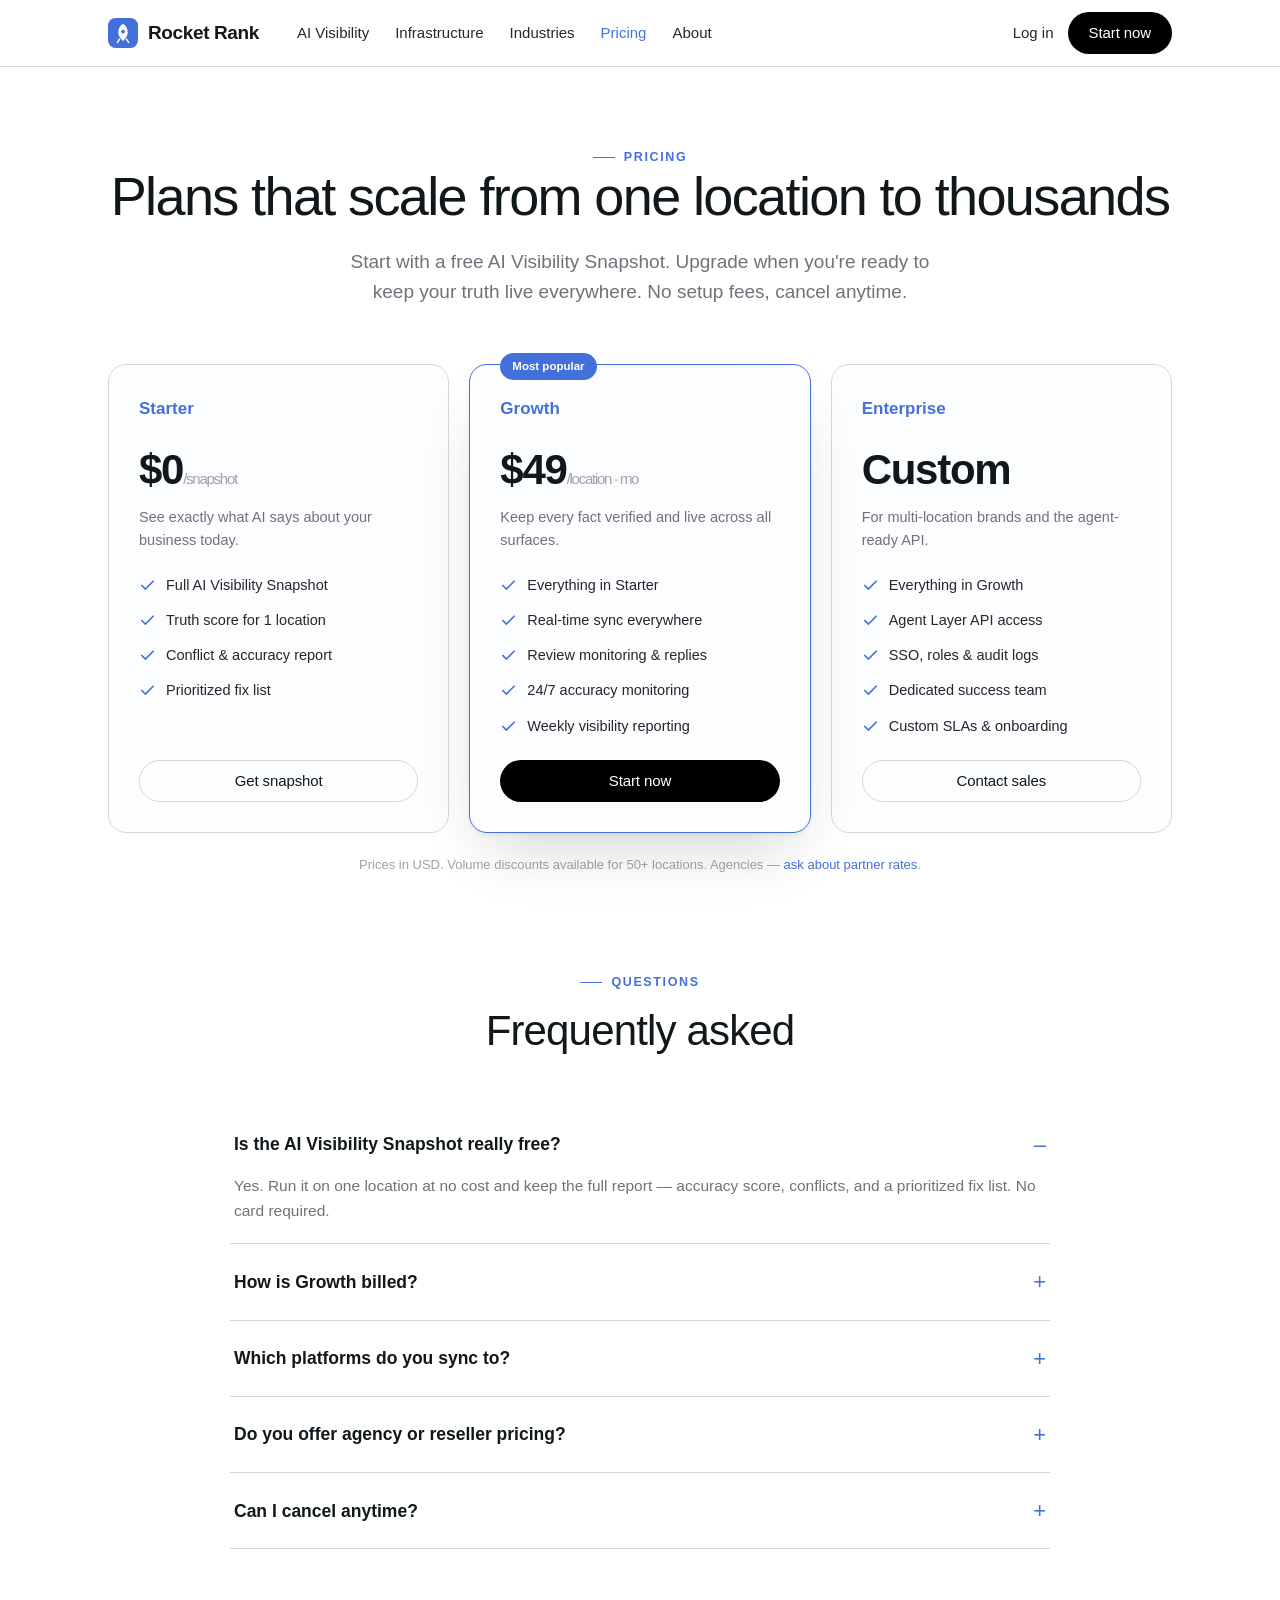
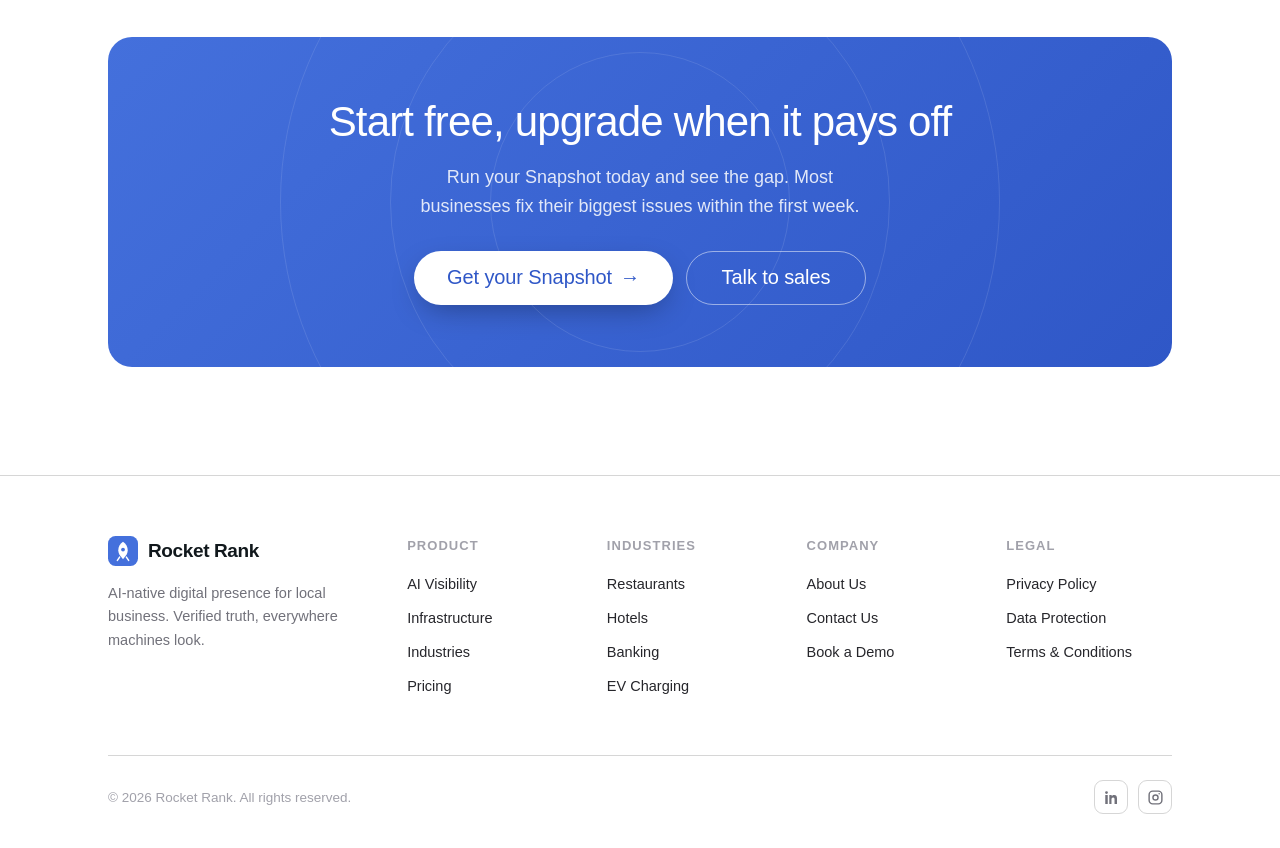
<file: pricing.html>
<!doctype html>
<html lang="en">
<head>
<meta charset="utf-8">
<meta name="viewport" content="width=device-width, initial-scale=1">
<title>Pricing — Rocket Rank</title>
<meta name="description" content="Simple plans that scale from one location to thousands. Start free with an AI Visibility Snapshot, upgrade when you're ready to keep your truth live everywhere.">
<link rel="icon" href="data:image/svg+xml,<svg xmlns='http://www.w3.org/2000/svg' viewBox='0 0 100 100'><text y='.9em' font-size='90'>🚀</text></svg>">
<link rel="stylesheet" href="assets/styles.css">
</head>
<body>
<header class="nav">
  <div class="wrap nav-inner">
    <a class="brand" href="index.html"><svg class="mark" viewBox="0 0 32 32" fill="none" aria-hidden="true"><rect width="32" height="32" rx="8" fill="var(--accent)"/><path d="M16 6c3.4 2 5 5.4 5 9.2 0 2.2-.7 4-1.7 5.4l-3.3 4.2-3.3-4.2c-1-1.4-1.7-3.2-1.7-5.4C11 11.4 12.6 8 16 6Z" fill="#fff"/><circle cx="16" cy="14.4" r="2" fill="var(--accent)"/><path d="M12.4 22.5 10 26M19.6 22.5 22 26" stroke="#fff" stroke-width="1.6" stroke-linecap="round"/></svg> Rocket Rank</a>
    <nav class="nav-links">
      <a href="ai-visibility.html">AI Visibility</a>
      <a href="infrastructure.html">Infrastructure</a>
      <a href="industries.html">Industries</a>
      <a href="pricing.html" class="active">Pricing</a>
      <a href="about.html">About</a>
    </nav>
    <div class="nav-cta">
      <a class="login" href="#">Log in</a>
      <a class="btn btn-primary" href="demo.html">Start now</a>
    </div>
  </div>
</header>

<main>
  <section class="page-hero center">
    <div class="wrap">
      <span class="eyebrow">Pricing</span>
      <h1>Plans that scale from one location to thousands</h1>
      <p class="lede">Start with a free AI Visibility Snapshot. Upgrade when you're ready to keep your truth live everywhere. No setup fees, cancel anytime.</p>
    </div>
  </section>

  <section style="padding-top:16px;">
    <div class="wrap">
      <div class="price-grid">
        <div class="plan">
          <div class="pname">Starter</div>
          <div class="pprice">$0<small>/snapshot</small></div>
          <p class="pdesc">See exactly what AI says about your business today.</p>
          <ul>
            <li><svg width="17" height="17" viewBox="0 0 24 24" fill="none" stroke="currentColor" stroke-width="2.4" stroke-linecap="round"><path d="M20 6 9 17l-5-5"/></svg> Full AI Visibility Snapshot</li>
            <li><svg width="17" height="17" viewBox="0 0 24 24" fill="none" stroke="currentColor" stroke-width="2.4" stroke-linecap="round"><path d="M20 6 9 17l-5-5"/></svg> Truth score for 1 location</li>
            <li><svg width="17" height="17" viewBox="0 0 24 24" fill="none" stroke="currentColor" stroke-width="2.4" stroke-linecap="round"><path d="M20 6 9 17l-5-5"/></svg> Conflict &amp; accuracy report</li>
            <li><svg width="17" height="17" viewBox="0 0 24 24" fill="none" stroke="currentColor" stroke-width="2.4" stroke-linecap="round"><path d="M20 6 9 17l-5-5"/></svg> Prioritized fix list</li>
          </ul>
          <a class="btn btn-ghost" href="demo.html">Get snapshot</a>
        </div>
        <div class="plan pop">
          <div class="pname">Growth</div>
          <div class="pprice">$49<small>/location · mo</small></div>
          <p class="pdesc">Keep every fact verified and live across all surfaces.</p>
          <ul>
            <li><svg width="17" height="17" viewBox="0 0 24 24" fill="none" stroke="currentColor" stroke-width="2.4" stroke-linecap="round"><path d="M20 6 9 17l-5-5"/></svg> Everything in Starter</li>
            <li><svg width="17" height="17" viewBox="0 0 24 24" fill="none" stroke="currentColor" stroke-width="2.4" stroke-linecap="round"><path d="M20 6 9 17l-5-5"/></svg> Real-time sync everywhere</li>
            <li><svg width="17" height="17" viewBox="0 0 24 24" fill="none" stroke="currentColor" stroke-width="2.4" stroke-linecap="round"><path d="M20 6 9 17l-5-5"/></svg> Review monitoring &amp; replies</li>
            <li><svg width="17" height="17" viewBox="0 0 24 24" fill="none" stroke="currentColor" stroke-width="2.4" stroke-linecap="round"><path d="M20 6 9 17l-5-5"/></svg> 24/7 accuracy monitoring</li>
            <li><svg width="17" height="17" viewBox="0 0 24 24" fill="none" stroke="currentColor" stroke-width="2.4" stroke-linecap="round"><path d="M20 6 9 17l-5-5"/></svg> Weekly visibility reporting</li>
          </ul>
          <a class="btn btn-primary" href="demo.html">Start now</a>
        </div>
        <div class="plan">
          <div class="pname">Enterprise</div>
          <div class="pprice">Custom</div>
          <p class="pdesc">For multi-location brands and the agent-ready API.</p>
          <ul>
            <li><svg width="17" height="17" viewBox="0 0 24 24" fill="none" stroke="currentColor" stroke-width="2.4" stroke-linecap="round"><path d="M20 6 9 17l-5-5"/></svg> Everything in Growth</li>
            <li><svg width="17" height="17" viewBox="0 0 24 24" fill="none" stroke="currentColor" stroke-width="2.4" stroke-linecap="round"><path d="M20 6 9 17l-5-5"/></svg> Agent Layer API access</li>
            <li><svg width="17" height="17" viewBox="0 0 24 24" fill="none" stroke="currentColor" stroke-width="2.4" stroke-linecap="round"><path d="M20 6 9 17l-5-5"/></svg> SSO, roles &amp; audit logs</li>
            <li><svg width="17" height="17" viewBox="0 0 24 24" fill="none" stroke="currentColor" stroke-width="2.4" stroke-linecap="round"><path d="M20 6 9 17l-5-5"/></svg> Dedicated success team</li>
            <li><svg width="17" height="17" viewBox="0 0 24 24" fill="none" stroke="currentColor" stroke-width="2.4" stroke-linecap="round"><path d="M20 6 9 17l-5-5"/></svg> Custom SLAs &amp; onboarding</li>
          </ul>
          <a class="btn btn-ghost" href="contact.html">Contact sales</a>
        </div>
      </div>
      <p class="form-note" style="text-align:center;margin-top:22px;">Prices in USD. Volume discounts available for 50+ locations. Agencies — <a href="contact.html" style="color:var(--accent);">ask about partner rates</a>.</p>
    </div>
  </section>

  <section style="padding-top:0;">
    <div class="wrap">
      <div class="sec-head center"><span class="eyebrow">Questions</span><h2>Frequently asked</h2></div>
      <div class="faq">
        <details open><summary>Is the AI Visibility Snapshot really free?</summary><p>Yes. Run it on one location at no cost and keep the full report — accuracy score, conflicts, and a prioritized fix list. No card required.</p></details>
        <details><summary>How is Growth billed?</summary><p>Per location, per month, billed monthly or annually. You can add or remove locations at any time and we prorate the change.</p></details>
        <details><summary>Which platforms do you sync to?</summary><p>The major search engines, maps, directories, and AI assistants — plus our Agent Layer API. Coverage keeps expanding as new surfaces appear.</p></details>
        <details><summary>Do you offer agency or reseller pricing?</summary><p>We do. Manage all of your clients from one console with white-label reporting and partner rates. Reach out and we'll set you up.</p></details>
        <details><summary>Can I cancel anytime?</summary><p>Absolutely. There are no long-term contracts on Starter or Growth — cancel whenever you like and keep access through the paid period.</p></details>
      </div>
    </div>
  </section>

  <section style="padding-top:0;">
    <div class="wrap"><div class="cta-band"><div class="rings"><span style="width:300px;height:300px;"></span><span style="width:500px;height:500px;"></span><span style="width:720px;height:720px;"></span></div><h2>Start free, upgrade when it pays off</h2><p>Run your Snapshot today and see the gap. Most businesses fix their biggest issues within the first week.</p><div class="cta-actions"><a class="btn btn-primary btn-lg" href="demo.html">Get your Snapshot <span class="arrow">→</span></a><a class="btn btn-ghost btn-lg" href="contact.html">Talk to sales</a></div></div></div>
  </section>
</main>

<footer>
  <div class="wrap">
    <div class="foot-grid">
      <div class="foot-brand"><a class="brand" href="index.html"><svg class="mark" viewBox="0 0 32 32" fill="none" aria-hidden="true"><rect width="32" height="32" rx="8" fill="var(--accent)"/><path d="M16 6c3.4 2 5 5.4 5 9.2 0 2.2-.7 4-1.7 5.4l-3.3 4.2-3.3-4.2c-1-1.4-1.7-3.2-1.7-5.4C11 11.4 12.6 8 16 6Z" fill="#fff"/><circle cx="16" cy="14.4" r="2" fill="var(--accent)"/><path d="M12.4 22.5 10 26M19.6 22.5 22 26" stroke="#fff" stroke-width="1.6" stroke-linecap="round"/></svg> Rocket Rank</a><p>AI-native digital presence for local business. Verified truth, everywhere machines look.</p></div>
      <div class="foot-col"><h5>Product</h5><a href="ai-visibility.html">AI Visibility</a><a href="infrastructure.html">Infrastructure</a><a href="industries.html">Industries</a><a href="pricing.html">Pricing</a></div>
      <div class="foot-col"><h5>Industries</h5><a href="industries.html">Restaurants</a><a href="industries.html">Hotels</a><a href="industries.html">Banking</a><a href="industries.html">EV Charging</a></div>
      <div class="foot-col"><h5>Company</h5><a href="about.html">About Us</a><a href="contact.html">Contact Us</a><a href="demo.html">Book a Demo</a></div>
      <div class="foot-col"><h5>Legal</h5><a href="#">Privacy Policy</a><a href="#">Data Protection</a><a href="#">Terms &amp; Conditions</a></div>
    </div>
    <div class="foot-bottom"><p>© 2026 Rocket Rank. All rights reserved.</p><div class="socials"><a href="#" aria-label="LinkedIn"><svg width="17" height="17" viewBox="0 0 24 24" fill="currentColor"><path d="M6.94 5a2 2 0 1 1-4 0 2 2 0 0 1 4 0ZM3.2 8.5h3.5V21H3.2V8.5Zm5.7 0h3.35v1.7h.05c.47-.85 1.6-1.75 3.3-1.75 3.53 0 4.18 2.2 4.18 5.07V21h-3.5v-5.9c0-1.4-.03-3.2-2-3.2-2 0-2.3 1.53-2.3 3.1V21H8.9V8.5Z"/></svg></a><a href="#" aria-label="Instagram"><svg width="17" height="17" viewBox="0 0 24 24" fill="none" stroke="currentColor" stroke-width="2"><rect x="3" y="3" width="18" height="18" rx="5"/><circle cx="12" cy="12" r="3.6"/><circle cx="17.2" cy="6.8" r="1.1" fill="currentColor" stroke="none"/></svg></a></div></div>
  </div>
</footer>
</body>
</html>
</file>
<file: assets/styles.css>
/* Rocket Rank — shared styles (Obenan-matched palette, light only) */
:root {
  --ground:#FFFFFF; --surface:#FFFFFF; --surface-2:#F7F7F7; --card:#FCFDFF;
  --ink:#11181C; --ink-2:#26262B; --muted:#71717A; --faint:#A1A1AA;
  --hair:#D6D6D6; --hair-2:#EAEAEC;
  --accent:#4470DC; --accent-deep:#2F57C7; --accent-wash:#E9EEFC;
  --good:#17C964; --good-wash:#E8FBEF; --warn:#F5A524; --warn-wash:#FEF4E6;
  --bad:#F31260; --bad-wash:#FEE7EF;
  --shadow:0 1px 2px rgba(17,24,28,.04),0 12px 32px -12px rgba(17,24,28,.12);
  --shadow-lg:0 2px 4px rgba(17,24,28,.05),0 30px 60px -20px rgba(17,24,28,.20);
  --font-display:"Helvetica Neue",Helvetica,Arial,sans-serif;
  --font-body:"Helvetica Neue",Helvetica,Arial,sans-serif;
  --maxw:1120px;
}
*{box-sizing:border-box;}
html{scroll-behavior:smooth;}
@media (prefers-reduced-motion:reduce){html{scroll-behavior:auto;}*{animation:none!important;transition:none!important;}}
body{margin:0;background:var(--ground);color:var(--ink);font-family:var(--font-body);font-size:17px;line-height:1.6;-webkit-font-smoothing:antialiased;text-rendering:optimizeLegibility;}
a{color:inherit;text-decoration:none;}
::selection{background:var(--accent);color:#fff;}
:focus-visible{outline:2px solid var(--accent);outline-offset:3px;border-radius:4px;}
img{max-width:100%;}
.wrap{max-width:var(--maxw);margin:0 auto;padding:0 28px;}
h1,h2,h3{font-family:var(--font-display);font-weight:500;letter-spacing:-.02em;line-height:1.1;margin:0;text-wrap:balance;}
h1{font-weight:400;letter-spacing:-.03em;}
.eyebrow{font-family:var(--font-display);font-size:12.5px;font-weight:600;letter-spacing:.13em;text-transform:uppercase;color:var(--accent);display:inline-flex;align-items:center;gap:9px;}
.eyebrow::before{content:"";width:22px;height:1.5px;background:var(--accent);display:inline-block;}
p{margin:0;}
.lede{color:var(--muted);font-size:19px;line-height:1.62;}
/* Buttons */
/* Buttons — matched to Obenan: black pills, light weight, flat */
.btn{display:inline-flex;align-items:center;justify-content:center;gap:8px;font-family:var(--font-display);font-weight:400;font-size:15px;line-height:1.5;letter-spacing:-.1px;padding:9px 20px;border-radius:9999px;cursor:pointer;transition:background .2s,color .2s,border-color .2s;border:1px solid transparent;white-space:nowrap;}
.btn-primary{background:#000;color:#fff;}
.btn-primary:hover{background:#1F2937;}
.btn-ghost{background:transparent;color:var(--ink);border:1px solid var(--hair);}
.btn-ghost:hover{background:var(--surface-2);border-color:var(--ink);}
.btn-lg{padding:0 32px;height:54px;min-width:180px;font-size:20px;font-weight:300;line-height:.85;border-radius:9999px;}
.arrow{transition:transform .15s;}
.btn:hover .arrow{transform:translateX(3px);}
/* Nav */
header.nav{position:sticky;top:0;z-index:50;background:rgba(255,255,255,.82);backdrop-filter:saturate(180%) blur(14px);border-bottom:1px solid var(--hair);}
.nav-inner{display:flex;align-items:center;gap:30px;height:66px;}
.brand{display:flex;align-items:center;gap:10px;font-family:var(--font-display);font-weight:700;font-size:19px;letter-spacing:-.02em;color:var(--ink);}
.mark{width:30px;height:30px;flex:none;}
.nav-links{display:flex;gap:26px;margin-left:8px;}
.nav-links a{font-size:15px;color:var(--ink-2);font-weight:500;transition:color .15s;}
.nav-links a:hover,.nav-links a.active{color:var(--accent);}
.nav-cta{margin-left:auto;display:flex;align-items:center;gap:14px;}
.nav-cta .login{font-size:15px;color:var(--ink-2);font-weight:500;}
.nav-cta .login:hover{color:var(--accent);}
@media (max-width:900px){.nav-links,.nav-cta .login{display:none;}}
/* Layout helpers */
section{padding:88px 0;}
.sec-head{max-width:660px;margin-bottom:52px;}
.sec-head.center{margin-inline:auto;text-align:center;}
.sec-head.center .eyebrow{justify-content:center;}
.sec-head h2{font-size:clamp(29px,3.6vw,42px);margin-top:16px;}
.sec-head p{margin-top:18px;}
.page-hero{padding:72px 0 40px;}
.page-hero h1{font-size:clamp(36px,4.6vw,54px);}
.page-hero .lede{margin-top:20px;max-width:56ch;}
.page-hero.center{text-align:center;}
.page-hero.center .lede{margin-inline:auto;}
.page-hero.center .eyebrow{justify-content:center;}
.hero-actions{display:flex;gap:13px;margin-top:30px;flex-wrap:wrap;}
.page-hero.center .hero-actions{justify-content:center;}
.pill{display:inline-flex;align-items:center;gap:8px;font-size:13.5px;font-weight:500;color:var(--ink-2);background:var(--surface);border:1px solid var(--hair);padding:6px 13px 6px 8px;border-radius:100px;box-shadow:var(--shadow);margin-bottom:24px;}
.pill .dot{width:7px;height:7px;border-radius:50%;background:var(--good);box-shadow:0 0 0 3px var(--good-wash);}
.grad{background:linear-gradient(100deg,var(--accent),var(--accent-deep));-webkit-background-clip:text;background-clip:text;color:transparent;}
/* Cards */
.grid-2{display:grid;grid-template-columns:repeat(2,1fr);gap:20px;}
.grid-3{display:grid;grid-template-columns:repeat(3,1fr);gap:20px;}
.grid-4{display:grid;grid-template-columns:repeat(4,1fr);gap:16px;}
.card{background:var(--card);border:1px solid var(--hair);border-radius:16px;padding:28px;transition:transform .18s,box-shadow .18s,border-color .18s;}
.card:hover{transform:translateY(-3px);box-shadow:var(--shadow);border-color:color-mix(in srgb,var(--accent) 35%,var(--hair));}
.card .ic{width:44px;height:44px;border-radius:12px;background:var(--accent-wash);color:var(--accent);display:grid;place-items:center;margin-bottom:18px;}
.card h3{font-size:20px;}
.card p{margin-top:10px;color:var(--muted);font-size:15.5px;line-height:1.58;}
.card ul{margin:16px 0 0;padding:0;list-style:none;display:flex;flex-direction:column;gap:9px;}
.card li{font-size:14.5px;color:var(--ink-2);display:flex;gap:9px;align-items:flex-start;}
.card li svg{flex:none;margin-top:3px;color:var(--good);}
/* Stat band */
.band{background:var(--ink);color:#fff;border-radius:22px;padding:54px 48px;position:relative;overflow:hidden;}
.band .glow{position:absolute;width:460px;height:460px;border-radius:50%;background:radial-gradient(circle,rgba(68,112,220,.55),transparent 68%);top:-180px;right:-120px;filter:blur(20px);pointer-events:none;}
.band-grid{display:grid;grid-template-columns:repeat(4,1fr);gap:40px;position:relative;}
.stat .n{font-family:var(--font-display);font-weight:700;font-size:clamp(34px,4vw,46px);letter-spacing:-.03em;color:#fff;font-variant-numeric:tabular-nums;}
.stat .n .u{color:#8FA9EE;}
.stat .l{color:rgba(255,255,255,.62);font-size:14.5px;margin-top:8px;line-height:1.45;}
/* Split */
.split{display:grid;grid-template-columns:1fr 1fr;gap:56px;align-items:center;}
.split.rev .visual{order:-1;}
.feature-list{display:flex;flex-direction:column;gap:22px;margin-top:28px;}
.fl-item{display:flex;gap:15px;}
.fl-item .fic{width:40px;height:40px;flex:none;border-radius:11px;background:var(--surface);border:1px solid var(--hair);display:grid;place-items:center;color:var(--accent);box-shadow:var(--shadow);}
.fl-item h4{margin:0 0 4px;font-family:var(--font-display);font-size:17px;font-weight:600;letter-spacing:-.01em;}
.fl-item p{color:var(--muted);font-size:15px;}
.visual{background:var(--card);border:1px solid var(--hair);border-radius:18px;padding:26px;box-shadow:var(--shadow);}
/* Truth card */
.truth{background:var(--surface);border:1px solid var(--hair);border-radius:18px;box-shadow:var(--shadow-lg);overflow:hidden;}
.truth-head{display:flex;align-items:center;gap:12px;padding:16px 18px;border-bottom:1px solid var(--hair-2);}
.truth-logo{width:42px;height:42px;border-radius:11px;background:linear-gradient(135deg,#FF8A3D,#E85D2C);display:grid;place-items:center;color:#fff;font-family:var(--font-display);font-weight:700;font-size:18px;flex:none;}
.truth-head .name{font-family:var(--font-display);font-weight:700;font-size:16.5px;}
.truth-head .sub{font-size:13px;color:var(--faint);}
.truth-score{margin-left:auto;text-align:right;}
.truth-score .n{font-family:var(--font-display);font-weight:700;font-size:22px;color:var(--good);font-variant-numeric:tabular-nums;}
.truth-score .l{font-size:11px;color:var(--faint);text-transform:uppercase;letter-spacing:.07em;}
.rows{padding:6px 0;}
.row{display:grid;grid-template-columns:106px 1fr auto;gap:12px;align-items:center;padding:11px 18px;}
.row+.row{border-top:1px solid var(--hair-2);}
.row .k{font-size:13px;color:var(--faint);font-weight:500;}
.row .v{font-size:14.5px;color:var(--ink-2);font-weight:500;}
.tag{font-size:11.5px;font-weight:600;padding:3px 9px;border-radius:100px;display:inline-flex;align-items:center;gap:5px;}
.tag.ok{color:var(--good);background:var(--good-wash);}
.tag.fix{color:var(--warn);background:var(--warn-wash);}
.tag.bad{color:var(--bad);background:var(--bad-wash);}
.tag::before{content:"";width:5px;height:5px;border-radius:50%;background:currentColor;}
.truth-foot{padding:13px 18px;background:var(--surface-2);border-top:1px solid var(--hair-2);display:flex;align-items:center;gap:10px;font-size:13px;color:var(--muted);}
.truth-foot b{color:var(--ink);font-weight:600;}
.ai-badge{margin-left:auto;font-size:11px;font-weight:600;color:var(--accent);background:var(--accent-wash);padding:4px 9px;border-radius:7px;}
/* Industries */
.ind{position:relative;overflow:hidden;border-radius:15px;border:1px solid var(--hair);background:var(--card);padding:22px;min-height:148px;display:flex;flex-direction:column;justify-content:space-between;transition:transform .18s,border-color .18s;}
.ind:hover{transform:translateY(-3px);border-color:var(--accent);}
.ind .ie{width:40px;height:40px;border-radius:11px;display:grid;place-items:center;font-size:20px;background:var(--surface-2);}
.ind h4{font-family:var(--font-display);font-weight:700;font-size:17px;margin:0;}
.ind p{font-size:13px;color:var(--faint);margin-top:3px;}
/* Logos */
.logos{padding:30px 0 8px;}
.logos p{text-align:center;font-size:13px;letter-spacing:.1em;text-transform:uppercase;color:var(--faint);margin-bottom:22px;font-weight:600;}
.logo-row{display:flex;flex-wrap:wrap;justify-content:center;gap:40px 54px;align-items:center;opacity:.85;}
.logo-row span{font-family:var(--font-display);font-weight:700;font-size:20px;color:var(--muted);letter-spacing:-.01em;}
/* Pricing */
.price-grid{display:grid;grid-template-columns:repeat(3,1fr);gap:20px;align-items:stretch;}
.plan{background:var(--card);border:1px solid var(--hair);border-radius:18px;padding:30px;display:flex;flex-direction:column;}
.plan.pop{border-color:var(--accent);box-shadow:var(--shadow-lg);position:relative;}
.plan.pop::before{content:"Most popular";position:absolute;top:-12px;left:30px;background:var(--accent);color:#fff;font-size:11.5px;font-weight:600;padding:4px 12px;border-radius:100px;}
.plan .pname{font-family:var(--font-display);font-weight:600;font-size:17px;color:var(--accent);}
.plan .pprice{font-family:var(--font-display);font-weight:700;font-size:42px;letter-spacing:-.03em;margin:14px 0 2px;font-variant-numeric:tabular-nums;}
.plan .pprice small{font-size:15px;font-weight:500;color:var(--faint);}
.plan .pdesc{color:var(--muted);font-size:14.5px;min-height:42px;}
.plan ul{list-style:none;padding:0;margin:22px 0;display:flex;flex-direction:column;gap:12px;flex:1;}
.plan li{font-size:14.5px;display:flex;gap:10px;align-items:flex-start;color:var(--ink-2);}
.plan li svg{flex:none;margin-top:3px;color:var(--accent);}
/* FAQ */
.faq{display:flex;flex-direction:column;gap:0;max-width:820px;margin:0 auto;}
.faq details{border-bottom:1px solid var(--hair);padding:20px 4px;}
.faq summary{font-family:var(--font-display);font-weight:600;font-size:17.5px;cursor:pointer;list-style:none;display:flex;justify-content:space-between;gap:16px;align-items:center;}
.faq summary::-webkit-details-marker{display:none;}
.faq summary::after{content:"+";color:var(--accent);font-size:22px;font-weight:400;}
.faq details[open] summary::after{content:"–";}
.faq details p{margin-top:12px;color:var(--muted);font-size:15.5px;}
/* Forms */
.form{background:var(--card);border:1px solid var(--hair);border-radius:18px;padding:32px;box-shadow:var(--shadow);}
.field{display:flex;flex-direction:column;gap:7px;margin-bottom:18px;}
.field label{font-size:14px;font-weight:600;color:var(--ink-2);font-family:var(--font-display);}
.field input,.field textarea,.field select{font-family:var(--font-body);font-size:15.5px;padding:12px 14px;border-radius:10px;border:1px solid var(--hair);background:var(--ground);color:var(--ink);transition:border-color .15s;}
.field input:focus,.field textarea:focus,.field select:focus{outline:none;border-color:var(--accent);}
.field textarea{resize:vertical;min-height:120px;}
.form-note{font-size:13px;color:var(--faint);margin-top:6px;}
/* Contact detail cards */
.contact-item{display:flex;gap:14px;align-items:flex-start;padding:18px 0;border-bottom:1px solid var(--hair-2);}
.contact-item .ci{width:42px;height:42px;flex:none;border-radius:11px;background:var(--accent-wash);color:var(--accent);display:grid;place-items:center;}
.contact-item h4{margin:0 0 3px;font-family:var(--font-display);font-size:16px;font-weight:600;}
.contact-item p{color:var(--muted);font-size:14.5px;}
/* Values */
.value{display:flex;flex-direction:column;gap:10px;}
.value .vn{font-family:var(--font-display);font-weight:700;font-size:20px;color:var(--accent);}
/* CTA */
.cta-band{background:linear-gradient(135deg,var(--accent),var(--accent-deep));border-radius:24px;padding:62px 48px;text-align:center;position:relative;overflow:hidden;}
.cta-band h2{color:#fff;font-size:clamp(28px,3.6vw,42px);}
.cta-band p{color:rgba(255,255,255,.85);max-width:48ch;margin:18px auto 30px;font-size:18px;}
.cta-band .btn-primary{background:#fff;color:var(--accent-deep);box-shadow:0 10px 30px -8px rgba(0,0,0,.35);}
.cta-band .btn-primary:hover{background:#fff;transform:translateY(-2px);}
.cta-band .btn-ghost{color:#fff;border-color:rgba(255,255,255,.5);}
.cta-band .btn-ghost:hover{background:rgba(255,255,255,.12);border-color:#fff;}
.cta-actions{display:flex;gap:13px;justify-content:center;flex-wrap:wrap;}
.cta-band .rings{position:absolute;inset:0;pointer-events:none;opacity:.5;}
.cta-band .rings span{position:absolute;border:1px solid rgba(255,255,255,.22);border-radius:50%;top:50%;left:50%;transform:translate(-50%,-50%);}
/* Footer */
footer{border-top:1px solid var(--hair);padding:60px 0 34px;margin-top:20px;}
.foot-grid{display:grid;grid-template-columns:1.6fr 1fr 1fr 1fr 1fr;gap:34px;}
.foot-brand p{color:var(--muted);font-size:14.5px;margin-top:16px;max-width:30ch;}
.foot-col h5{font-family:var(--font-display);font-size:13px;text-transform:uppercase;letter-spacing:.08em;color:var(--faint);font-weight:600;margin:0 0 16px;}
.foot-col a{display:block;color:var(--ink-2);font-size:14.5px;margin-bottom:11px;transition:color .15s;}
.foot-col a:hover{color:var(--accent);}
.foot-bottom{display:flex;justify-content:space-between;align-items:center;margin-top:46px;padding-top:24px;border-top:1px solid var(--hair);gap:16px;flex-wrap:wrap;}
.foot-bottom p{font-size:13.5px;color:var(--faint);}
.socials{display:flex;gap:10px;}
.socials a{width:34px;height:34px;border-radius:9px;border:1px solid var(--hair);display:grid;place-items:center;color:var(--muted);transition:color .15s,border-color .15s;}
.socials a:hover{color:var(--accent);border-color:var(--accent);}
@media (max-width:940px){
  .hero-grid,.split,.band-grid,.grid-3,.grid-4,.grid-2,.price-grid{grid-template-columns:1fr;}
  .band-grid{grid-template-columns:repeat(2,1fr);gap:30px;}
  .grid-4{grid-template-columns:repeat(2,1fr);}
  .split.rev .visual{order:0;}
  .foot-grid{grid-template-columns:1fr 1fr;}
  section{padding:64px 0;}
}
@media (max-width:560px){
  .grid-4{grid-template-columns:1fr;}
  .band,.cta-band{padding:40px 26px;}
}
/* ===== Front-page sections (Obenan-format) ===== */
.centered{max-width:820px;margin:0 auto;text-align:center;}
.centered .lede{margin:18px auto 0;}
.section-tag{font-size:13px;font-weight:600;color:var(--accent);letter-spacing:.04em;margin-bottom:14px;}
h2.big{font-size:clamp(28px,4.2vw,48px);line-height:1.08;font-weight:400;letter-spacing:-.025em;}
/* Centered hero (Obenan format) */
.hero-center{text-align:center;padding:70px 0 52px;}
.hero-title{font-family:var(--font-display);font-weight:300;font-size:clamp(34px,7vw,86px);line-height:1.05;letter-spacing:-.025em;max-width:16ch;margin:0 auto;color:var(--ink);}
.trust-up{margin-top:32px;text-transform:uppercase;letter-spacing:.13em;font-size:13px;font-weight:500;color:var(--faint);}
.hero-card{margin:50px auto 0;max-width:560px;width:100%;}
.hero-center .hero-actions{justify-content:center;margin-top:38px;}
.muted-line{color:var(--muted);font-size:17px;text-align:center;max-width:640px;margin:34px auto 0;}
/* Business truth card (stacked label/value + state) */
.biz{background:var(--surface);border:1px solid var(--hair);border-radius:20px;box-shadow:var(--shadow-lg);overflow:hidden;width:100%;max-width:540px;margin:0 auto;}
.biz-head{padding:18px 20px 16px;border-bottom:1px solid var(--hair-2);}
.biz-head .name{font-family:var(--font-display);font-weight:500;font-size:18px;}
.biz-head .addr{font-size:13px;color:var(--faint);margin-top:3px;}
.biz-body{padding:2px 20px;}
.biz-row{padding:12px 0;border-top:1px solid var(--hair-2);}
.biz-row:first-child{border-top:none;}
.biz-row .k{font-size:11px;letter-spacing:.09em;text-transform:uppercase;color:var(--faint);font-weight:600;}
.biz-row .v{font-size:15px;color:var(--muted);margin-top:3px;}
.biz-row .conflict{font-size:13.5px;color:var(--muted);opacity:.85;margin-top:3px;}
.biz-row .v.ok{color:var(--ink-2);}
.biz-foot{padding:16px 20px 20px;}
.biz-badge{display:inline-flex;align-items:center;gap:8px;padding:7px 14px;border-radius:9999px;font-family:var(--font-display);font-weight:600;font-size:12px;letter-spacing:.09em;text-transform:uppercase;}
.biz-badge.bad{color:#C2410C;background:#FDEEE1;}
.biz-badge.good{color:#0E7C4A;background:var(--good-wash);}
.biz-badge .badge-dot{width:7px;height:7px;border-radius:50%;background:currentColor;}
/* State pills */
.states{display:flex;gap:12px;justify-content:center;flex-wrap:wrap;margin:0 auto 8px;}
.state{padding:9px 20px;border-radius:9999px;border:1px solid var(--hair);font-family:var(--font-display);font-size:14.5px;font-weight:500;color:var(--muted);background:var(--surface);display:inline-flex;align-items:center;gap:8px;}
.state .sd{width:8px;height:8px;border-radius:50%;background:var(--faint);}
.state.on{color:var(--ink);border-color:var(--ink);}
.state.on.green{color:var(--good);border-color:var(--good);background:var(--good-wash);}
.state.on.green .sd{background:var(--good);}
.state.on .sd{background:var(--accent);}
/* Feature list (five systems) */
.systems{display:grid;grid-template-columns:repeat(2,1fr);gap:14px 40px;}
.sys{display:flex;gap:14px;padding:16px 0;border-top:1px solid var(--hair-2);}
.sys:first-child,.sys:nth-child(2){border-top:none;}
.sys .si{width:38px;height:38px;flex:none;border-radius:10px;background:var(--accent-wash);color:var(--accent);display:grid;place-items:center;}
.sys h4{margin:0 0 3px;font-family:var(--font-display);font-weight:500;font-size:16px;}
.sys p{margin:0;color:var(--muted);font-size:14px;line-height:1.5;}
/* AI-to-AI chat mockup */
.chat{background:var(--surface);border:1px solid var(--hair);border-radius:20px;box-shadow:var(--shadow-lg);overflow:hidden;width:100%;max-width:440px;}
.chat-head{display:flex;align-items:center;gap:10px;padding:15px 18px;border-bottom:1px solid var(--hair-2);}
.chat-head .avatar{width:30px;height:30px;border-radius:8px;background:#000;color:#fff;display:grid;place-items:center;font-size:13px;font-weight:600;font-family:var(--font-display);}
.chat-head .ct{font-family:var(--font-display);font-weight:500;font-size:15px;}
.chat-head .cs{font-size:12px;color:var(--good);margin-left:auto;display:flex;align-items:center;gap:6px;}
.chat-head .cs::before{content:"";width:7px;height:7px;border-radius:50%;background:var(--good);}
.chat-body{padding:18px;display:flex;flex-direction:column;gap:12px;background:var(--surface-2);}
.bubble{padding:12px 15px;border-radius:14px;font-size:14px;line-height:1.5;max-width:88%;}
.bubble.user{align-self:flex-end;background:#000;color:#fff;border-bottom-right-radius:4px;}
.bubble.ai{align-self:flex-start;background:var(--surface);border:1px solid var(--hair);color:var(--ink-2);border-bottom-left-radius:4px;}
.chat-input{display:flex;align-items:center;gap:10px;padding:12px 16px;border-top:1px solid var(--hair-2);color:var(--faint);font-size:14px;}
.chat-input .send{margin-left:auto;width:30px;height:30px;border-radius:8px;background:#000;color:#fff;display:grid;place-items:center;}
/* Marquee */
.marquee{overflow:hidden;-webkit-mask-image:linear-gradient(90deg,transparent,#000 8%,#000 92%,transparent);mask-image:linear-gradient(90deg,transparent,#000 8%,#000 92%,transparent);}
.marquee-track{display:flex;gap:52px;width:max-content;animation:rr-scroll 34s linear infinite;}
.marquee-track span{font-family:var(--font-display);font-weight:500;font-size:19px;color:var(--muted);white-space:nowrap;}
@keyframes rr-scroll{to{transform:translateX(-50%);}}
@media (prefers-reduced-motion:reduce){.marquee-track{animation:none;}}
/* Testimonial */
.quote-wrap{max-width:900px;margin:0 auto;text-align:center;}
.quote-wrap .stats-inline{display:flex;justify-content:center;gap:56px;margin-bottom:36px;flex-wrap:wrap;}
.quote-wrap .stats-inline .qs .n{font-family:var(--font-display);font-weight:500;font-size:44px;color:var(--accent);letter-spacing:-.02em;}
.quote-wrap .stats-inline .qs .l{color:var(--muted);font-size:14px;}
.quote-wrap blockquote{font-family:var(--font-display);font-weight:400;font-size:clamp(22px,2.8vw,30px);line-height:1.34;letter-spacing:-.01em;margin:0 0 24px;text-wrap:balance;}
.quote-wrap .cite{font-size:15px;color:var(--muted);}
.quote-wrap .cite b{color:var(--ink);font-weight:600;}
@media (max-width:940px){.systems{grid-template-columns:1fr;}.sys:nth-child(2){border-top:1px solid var(--hair-2);}}
/* ===== Phone / small viewports ===== */
@media (max-width:600px){
  .wrap{padding:0 20px;}
  section{padding:52px 0;}
  .hero-center{padding:44px 0 40px;}
  .hero-title{font-size:clamp(31px,8.6vw,46px);max-width:18ch;}
  .trust-up{margin-top:26px;font-size:12px;}
  .hero-card{margin-top:38px;}
  .page-hero{padding-top:44px;}
  h2.big{font-size:clamp(26px,7vw,34px);}
  .sec-head h2{font-size:clamp(26px,7vw,32px);}
  .page-hero h1{font-size:clamp(32px,8.6vw,42px);}
  .lede{font-size:17px;}
  .band{padding:32px 22px;border-radius:18px;}
  .band-grid{grid-template-columns:1fr 1fr;gap:26px 20px;}
  .stat .n{font-size:clamp(28px,9vw,36px);}
  .btn-lg{height:50px;font-size:17px;padding:0 24px;min-width:0;width:100%;}
  .hero-actions,.cta-actions{width:100%;}
  .hero-actions .btn,.cta-actions .btn{flex:1 1 100%;}
  .cta-band{padding:38px 22px;}
  .quote-wrap .stats-inline{gap:32px;}
  .quote-wrap .stats-inline .qs .n{font-size:36px;}
  .foot-grid{grid-template-columns:1fr 1fr;gap:28px 20px;}
  .biz{max-width:100%;}
  .marquee-track span{font-size:17px;}
}
@media (max-width:380px){
  .foot-grid{grid-template-columns:1fr;}
  .band-grid{grid-template-columns:1fr;}
}
</file>
